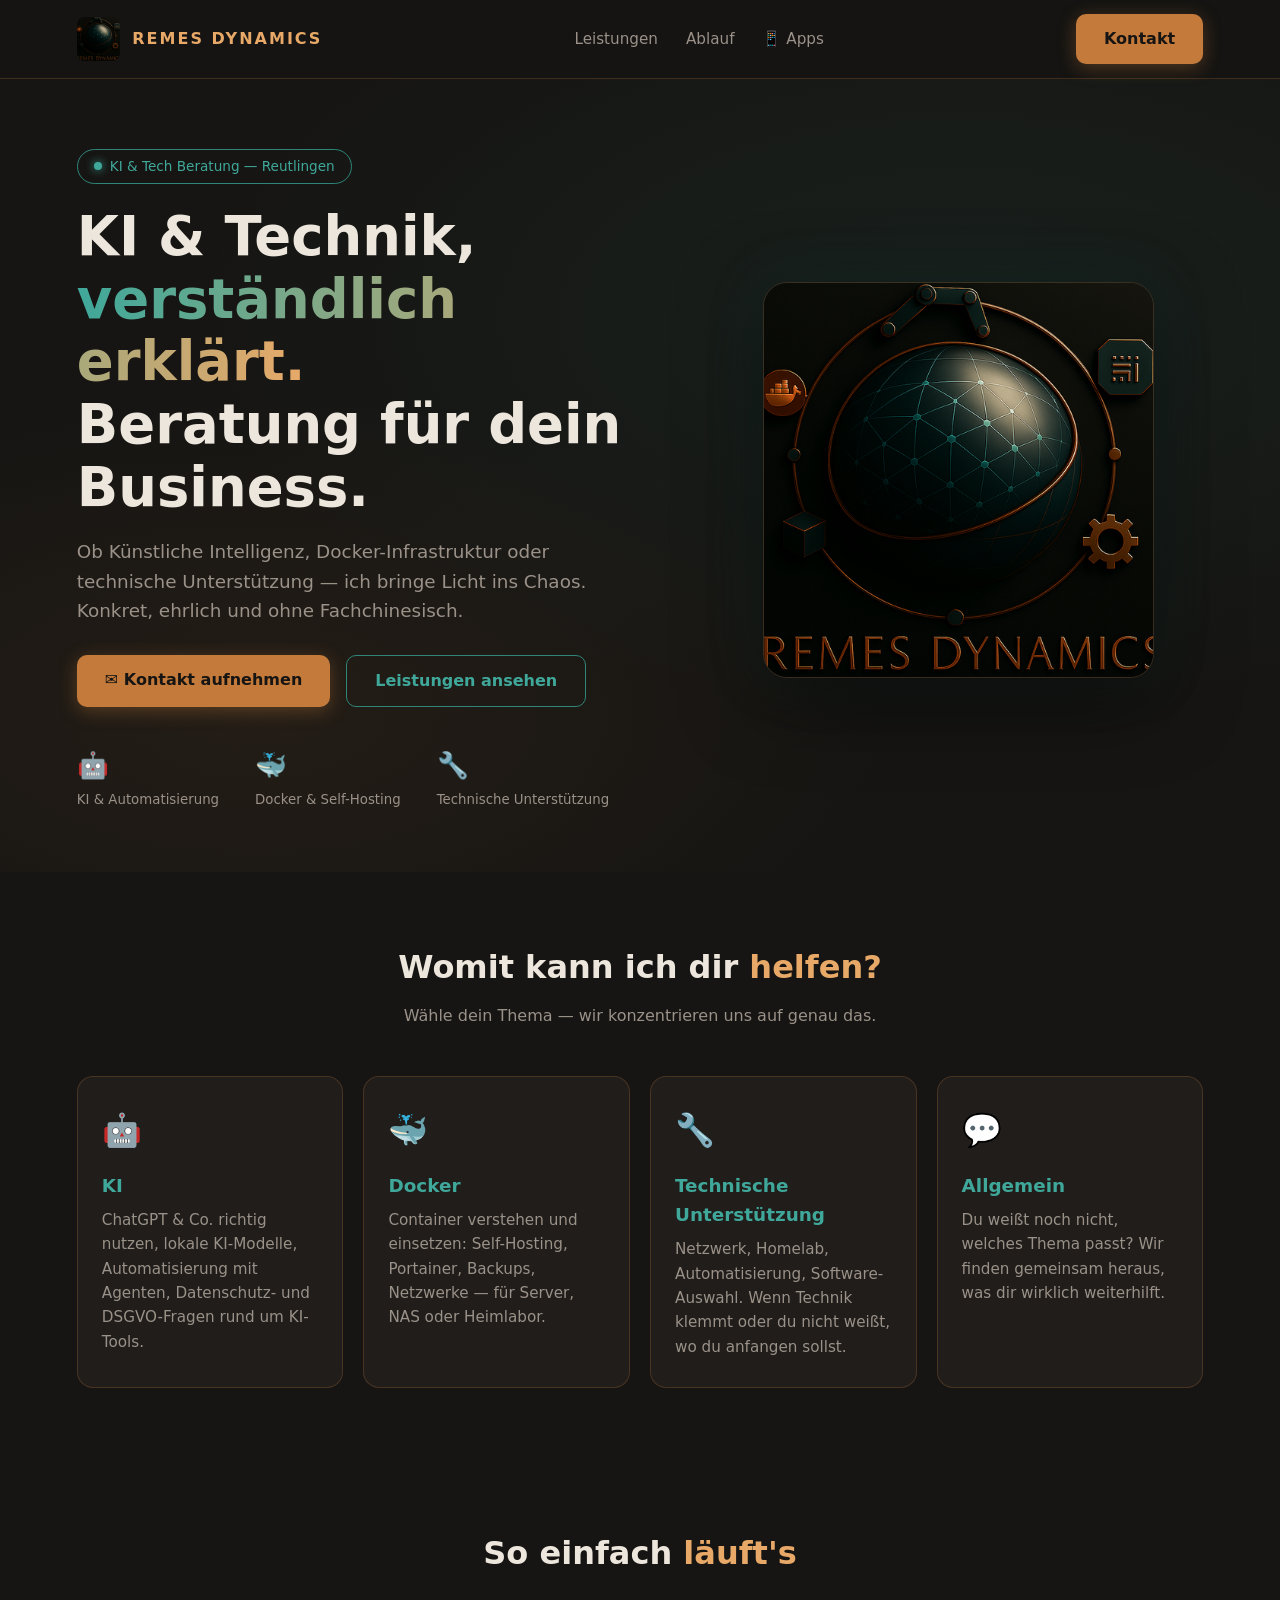
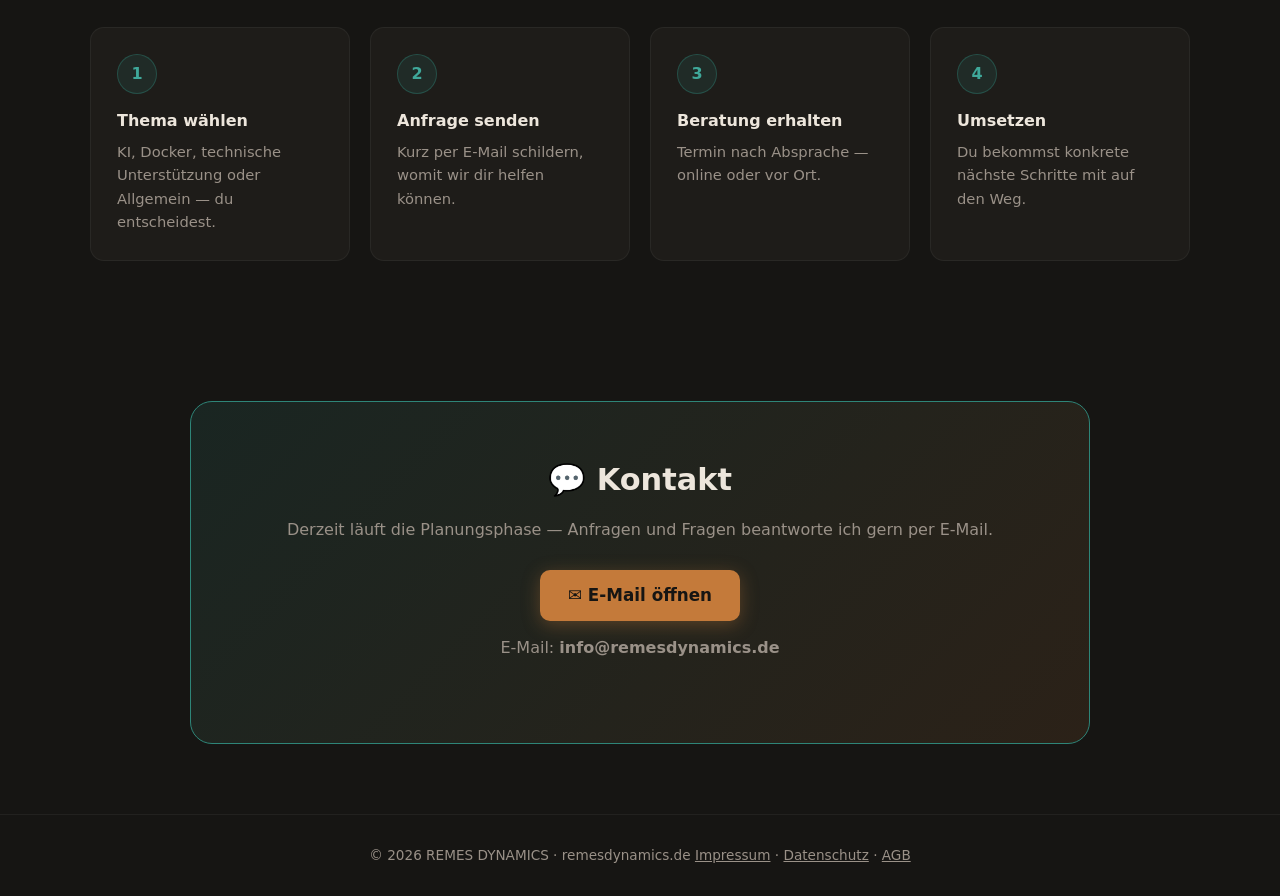
<file: index.html>
<!DOCTYPE html>
<html lang="de">
<head>
<meta charset="UTF-8">
<meta name="viewport" content="width=device-width, initial-scale=1.0">
<title>REMES DYNAMICS — KI &amp; Tech Beratung</title>
<link rel="icon" href="logo.png" type="image/png">
<style>
  :root {
    --bg: #161513;
    --bg2: #1e1c19;
    --card: #201d1a;
    --teal: #2E8578;
    --teal-bright: #3FA89A;
    --copper: #C47A3A;
    --copper-light: #E8A968;
    --text: #EDE6DC;
    --muted: #9A9188;
    --line: rgba(196,122,58,.25);
  }
  * { margin:0; padding:0; box-sizing:border-box; }
  body {
    font-family: 'Segoe UI', system-ui, sans-serif;
    background: var(--bg);
    color: var(--text);
    line-height: 1.6;
  }
  /* ---------- NAV ---------- */
  nav {
    position: sticky; top: 0; z-index: 100;
    display: flex; align-items: center; justify-content: space-between;
    padding: 14px 6vw;
    background: rgba(22,21,19,.85);
    backdrop-filter: blur(10px);
    border-bottom: 1px solid var(--line);
  }
  nav img { height: 44px; border-radius: 8px; }
  nav .brand { display:flex; align-items:center; gap:12px; }
  nav .brand span { font-weight:700; letter-spacing:2px; color:var(--copper-light); }
  nav .links { display:flex; gap:28px; font-size:.95rem; }
  nav .links a { color:var(--muted); text-decoration:none; transition:color .2s; }
  nav .links a:hover { color:var(--teal-bright); }
  .btn {
    display:inline-block; padding:12px 28px; border-radius:10px;
    font-weight:600; text-decoration:none; transition:all .25s;
  }
  .btn-copper { background:var(--copper); color:#161513; box-shadow:0 4px 18px rgba(196,122,58,.35); }
  .btn-copper:hover { background:var(--copper-light); transform:translateY(-2px); }
  .btn-ghost { border:1px solid var(--teal); color:var(--teal-bright); }
  .btn-ghost:hover { background:rgba(46,133,120,.12); }

  /* ---------- HERO ---------- */
  header {
    display:grid; grid-template-columns: 1.1fr .9fr; gap:40px; align-items:center;
    padding: 70px 6vw 60px;
    background:
      radial-gradient(ellipse 60% 50% at 75% 30%, rgba(46,133,120,.10), transparent),
      radial-gradient(ellipse 50% 40% at 20% 80%, rgba(196,122,58,.08), transparent),
      var(--bg);
  }
  .badge {
    display:inline-flex; align-items:center; gap:8px;
    padding:6px 16px; border-radius:99px; font-size:.85rem;
    border:1px solid var(--teal); color:var(--teal-bright);
    margin-bottom:22px;
  }
  .badge .dot { width:8px; height:8px; border-radius:50%; background:var(--teal-bright);
    box-shadow:0 0 10px var(--teal-bright); animation:pulse 2s infinite; }
  @keyframes pulse { 50% { opacity:.4; } }
  h1 { font-size: clamp(2.2rem, 4.5vw, 3.4rem); line-height:1.15; margin-bottom:18px; }
  h1 .grad {
    background: linear-gradient(90deg, var(--teal-bright), var(--copper-light));
    -webkit-background-clip:text; background-clip:text; color:transparent;
  }
  .lead { color:var(--muted); font-size:1.15rem; max-width:520px; margin-bottom:30px; }
  .hero-cta { display:flex; gap:16px; flex-wrap:wrap; }
  .hero-stats { display:flex; gap:36px; margin-top:38px; }
  .hero-stats b { font-size:1.6rem; color:var(--copper-light); display:block; }
  .hero-stats small { color:var(--muted); }
  .hero-logo {
    justify-self:center;
    width: min(420px, 80%); border-radius:24px;
    box-shadow: 0 20px 80px rgba(0,0,0,.6), 0 0 60px rgba(46,133,120,.15);
    border: 1px solid rgba(196,122,58,.2);
  }

  /* ---------- SERVICES ---------- */
  section { padding: 70px 6vw; }
  .sec-head { text-align:center; margin-bottom:48px; }
  .sec-head h2 { font-size:2rem; margin-bottom:10px; }
  .sec-head h2 em { color:var(--copper-light); font-style:normal; }
  .sec-head p { color:var(--muted); }
  .grid { display:grid; grid-template-columns:repeat(auto-fit,minmax(230px,1fr)); gap:20px; max-width:1240px; margin:0 auto; }
  .card {
    background:var(--card); border:1px solid var(--line); border-radius:16px;
    padding:28px 24px; transition:all .3s; position:relative; overflow:hidden;
  }
  .card:hover { transform:translateY(-6px); border-color:var(--teal);
    box-shadow:0 14px 40px rgba(0,0,0,.45), 0 0 30px rgba(46,133,120,.12); }
  .card .ico { font-size:2rem; margin-bottom:14px; }
  .card h3 { font-size:1.15rem; margin-bottom:8px; color:var(--teal-bright); }
  .card p { color:var(--muted); font-size:.95rem; }

  /* ---------- PRICING ---------- */
  .pricing { display:grid; grid-template-columns:repeat(auto-fit,minmax(300px,1fr)); gap:24px; max-width:900px; margin:0 auto; }
  .price-card {
    background:var(--card); border:1px solid var(--line); border-radius:18px;
    padding:36px 30px; text-align:center; position:relative;
  }
  .price-card.hot { border-color:var(--copper);
    background:linear-gradient(180deg, rgba(196,122,58,.08), var(--card)); }
  .price-card .tag {
    position:absolute; top:-13px; left:50%; transform:translateX(-50%);
    background:var(--copper); color:#161513; font-size:.78rem; font-weight:700;
    padding:4px 16px; border-radius:99px; letter-spacing:1px;
  }
  .price-card .amount { font-size:3rem; font-weight:800; color:var(--copper-light); }
  .price-card .amount small { font-size:1rem; color:var(--muted); font-weight:400; }
  .price-card .per { color:var(--muted); margin-bottom:20px; }
  .price-card ul { list-style:none; text-align:left; margin:0 0 26px; }
  .price-card li { padding:7px 0; color:var(--muted); border-bottom:1px dashed rgba(255,255,255,.06); }
  .price-card li::before { content:"✓ "; color:var(--teal-bright); font-weight:700; }

  /* ---------- HOW IT WORKS ---------- */
  .steps { display:grid; grid-template-columns:repeat(auto-fit,minmax(220px,1fr)); gap:20px; max-width:1100px; margin:0 auto; }
  .step { background:var(--bg2); border-radius:14px; padding:26px; border:1px solid rgba(255,255,255,.05); }
  .step .num {
    width:40px; height:40px; border-radius:50%; display:grid; place-items:center;
    background:rgba(46,133,120,.15); color:var(--teal-bright); font-weight:800; margin-bottom:14px;
    border:1px solid rgba(46,133,120,.4);
  }
  .step h4 { margin-bottom:6px; }
  .step p { color:var(--muted); font-size:.92rem; }

  /* ---------- BOOKING CTA ---------- */
  .cta {
    max-width:900px; margin:0 auto; text-align:center;
    background:linear-gradient(135deg, rgba(46,133,120,.15), rgba(196,122,58,.12));
    border:1px solid var(--teal); border-radius:22px; padding:54px 30px;
  }
  .cta h2 { font-size:1.9rem; margin-bottom:12px; }
  .cta p { color:var(--muted); margin-bottom:28px; }
  .footer-note { text-align:center; color:var(--muted); font-size:.85rem; padding:30px; border-top:1px solid rgba(255,255,255,.05); }

  @media (max-width: 820px) {
    header { grid-template-columns:1fr; text-align:center; }
    .hero-cta, .hero-stats { justify-content:center; }
    nav .links { display:none; }
  }
</style>
<link rel="stylesheet" href="style.css">
</head>
<body>

<nav>
  <div class="brand">
    <img src="logo.png" alt="REMES DYNAMICS Logo">
    <span>REMES DYNAMICS</span>
  </div>
  <div class="links" id="navlinks">
    <a href="#leistungen">Leistungen</a>
    <a href="#ablauf">Ablauf</a>
    <a href="apps.html">📱 Apps</a>
  </div>
  <button class="burger" id="burger" aria-label="Menü öffnen">
    <span></span><span></span><span></span>
  </button>
  <a class="btn btn-copper" href="#kontakt">Kontakt</a>
</nav>

<header>
  <div>
    <div class="badge"><span class="dot"></span> KI & Tech Beratung — Reutlingen</div>
    <h1>KI &amp; Technik, <span class="grad">verständlich erklärt.</span><br>Beratung für dein Business.</h1>
    <p class="lead">Ob Künstliche Intelligenz, Docker-Infrastruktur oder technische Unterstützung —
      ich bringe Licht ins Chaos. Konkret, ehrlich und ohne Fachchinesisch.</p>
    <div class="hero-cta">
      <a class="btn btn-copper" href="#kontakt">✉️ Kontakt aufnehmen</a>
      <a class="btn btn-ghost" href="#leistungen">Leistungen ansehen</a>
    </div>
    <div class="hero-stats">
      <div><b>🤖</b><small>KI & Automatisierung</small></div>
      <div><b>🐳</b><small>Docker & Self-Hosting</small></div>
      <div><b>🔧</b><small>Technische Unterstützung</small></div>
    </div>
  </div>
  <img class="hero-logo" src="logo.png" alt="REMES DYNAMICS">
</header>

<section id="leistungen">
  <div class="sec-head">
    <h2>Womit kann ich dir <em>helfen?</em></h2>
    <p>Wähle dein Thema — wir konzentrieren uns auf genau das.</p>
  </div>
  <div class="grid">
    <div class="card"><div class="ico">🤖</div><h3>KI</h3>
      <p>ChatGPT &amp; Co. richtig nutzen, lokale KI-Modelle, Automatisierung mit Agenten, Datenschutz- und DSGVO-Fragen rund um KI-Tools.</p></div>
    <div class="card"><div class="ico">🐳</div><h3>Docker</h3>
      <p>Container verstehen und einsetzen: Self-Hosting, Portainer, Backups, Netzwerke — für Server, NAS oder Heimlabor.</p></div>
    <div class="card"><div class="ico">🔧</div><h3>Technische Unterstützung</h3>
      <p>Netzwerk, Homelab, Automatisierung, Software-Auswahl. Wenn Technik klemmt oder du nicht weißt, wo du anfangen sollst.</p></div>
    <div class="card"><div class="ico">💬</div><h3>Allgemein</h3>
      <p>Du weißt noch nicht, welches Thema passt? Wir finden gemeinsam heraus, was dir wirklich weiterhilft.</p></div>
  </div>
</section>


<section id="ablauf">
  <div class="sec-head">
    <h2>So einfach <em>läuft's</em></h2>
  </div>
  <div class="steps">
    <div class="step"><div class="num">1</div><h4>Thema wählen</h4><p>KI, Docker, technische Unterstützung oder Allgemein — du entscheidest.</p></div>
    <div class="step"><div class="num">2</div><h4>Anfrage senden</h4><p>Kurz per E-Mail schildern, womit wir dir helfen können.</p></div>
    <div class="step"><div class="num">3</div><h4>Beratung erhalten</h4><p>Termin nach Absprache — online oder vor Ort.</p></div>
    <div class="step"><div class="num">4</div><h4>Umsetzen</h4><p>Du bekommst konkrete nächste Schritte mit auf den Weg.</p></div>
  </div>
</section>

<section id="kontakt">
  <div class="cta">
    <h2>💬 Kontakt</h2>
    <p>Derzeit läuft die Planungsphase — Anfragen und Fragen beantworte ich gern per E-Mail.</p>
    <a class="btn btn-copper" href="mailto:info@remesdynamics.de" style="font-size:1.05rem;">✉️ E-Mail öffnen</a>
    <p style="margin-top:14px;">E-Mail: <strong style="color:var(--copper-l); user-select:all;">info@remesdynamics.de</strong></p>
  </div>
</section>

<div class="footer-note">
  <span>© 2026 REMES DYNAMICS · remesdynamics.de</span>
<span><a href="impressum.html" style="color:var(--muted)">Impressum</a> ·
<a href="datenschutz.html" style="color:var(--muted)">Datenschutz</a> ·
<a href="agb.html" style="color:var(--muted)">AGB</a></span>
</div>

<script>
const burger = document.getElementById('burger');
const links = document.getElementById('navlinks');
burger.addEventListener('click', () => {
  burger.classList.toggle('open');
  links.classList.toggle('open');
});
links.querySelectorAll('a').forEach(a => a.addEventListener('click', () => {
  burger.classList.remove('open'); links.classList.remove('open');
}));
</script>
</body>
</html>
</file>
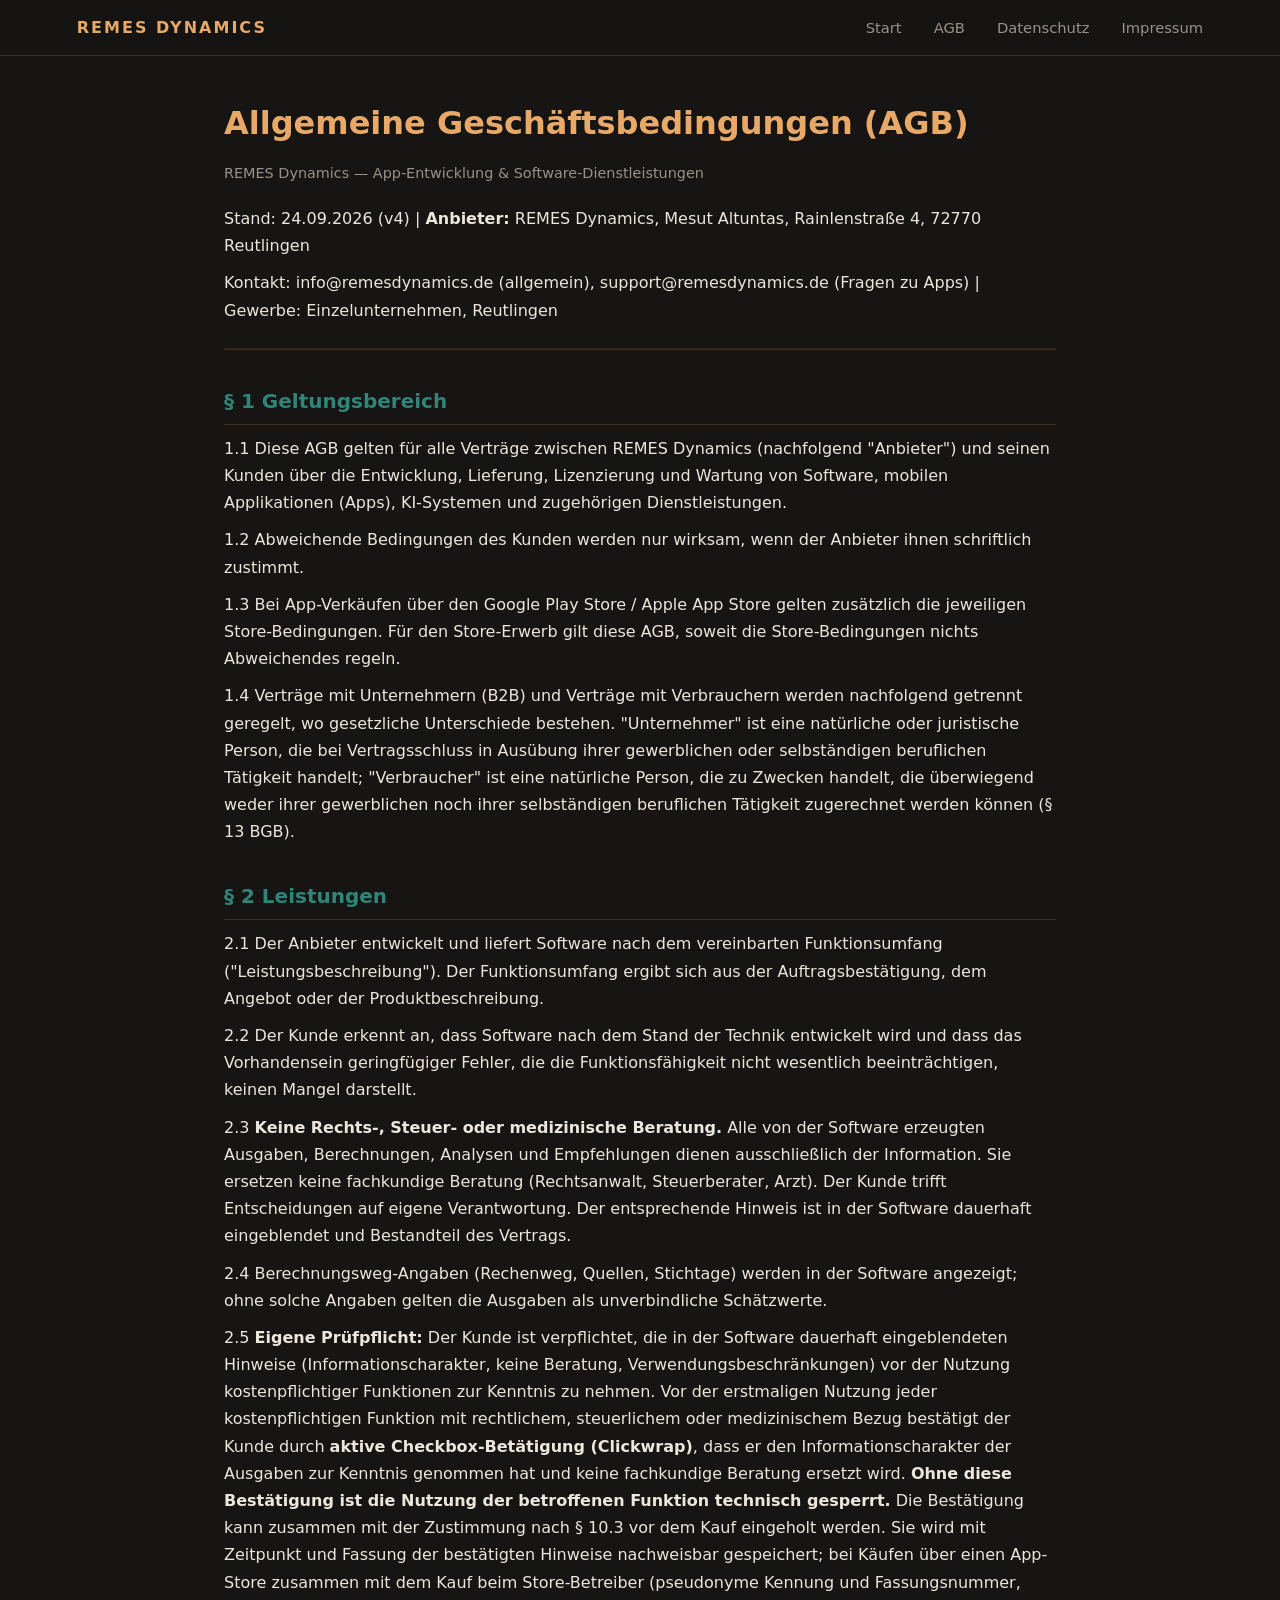
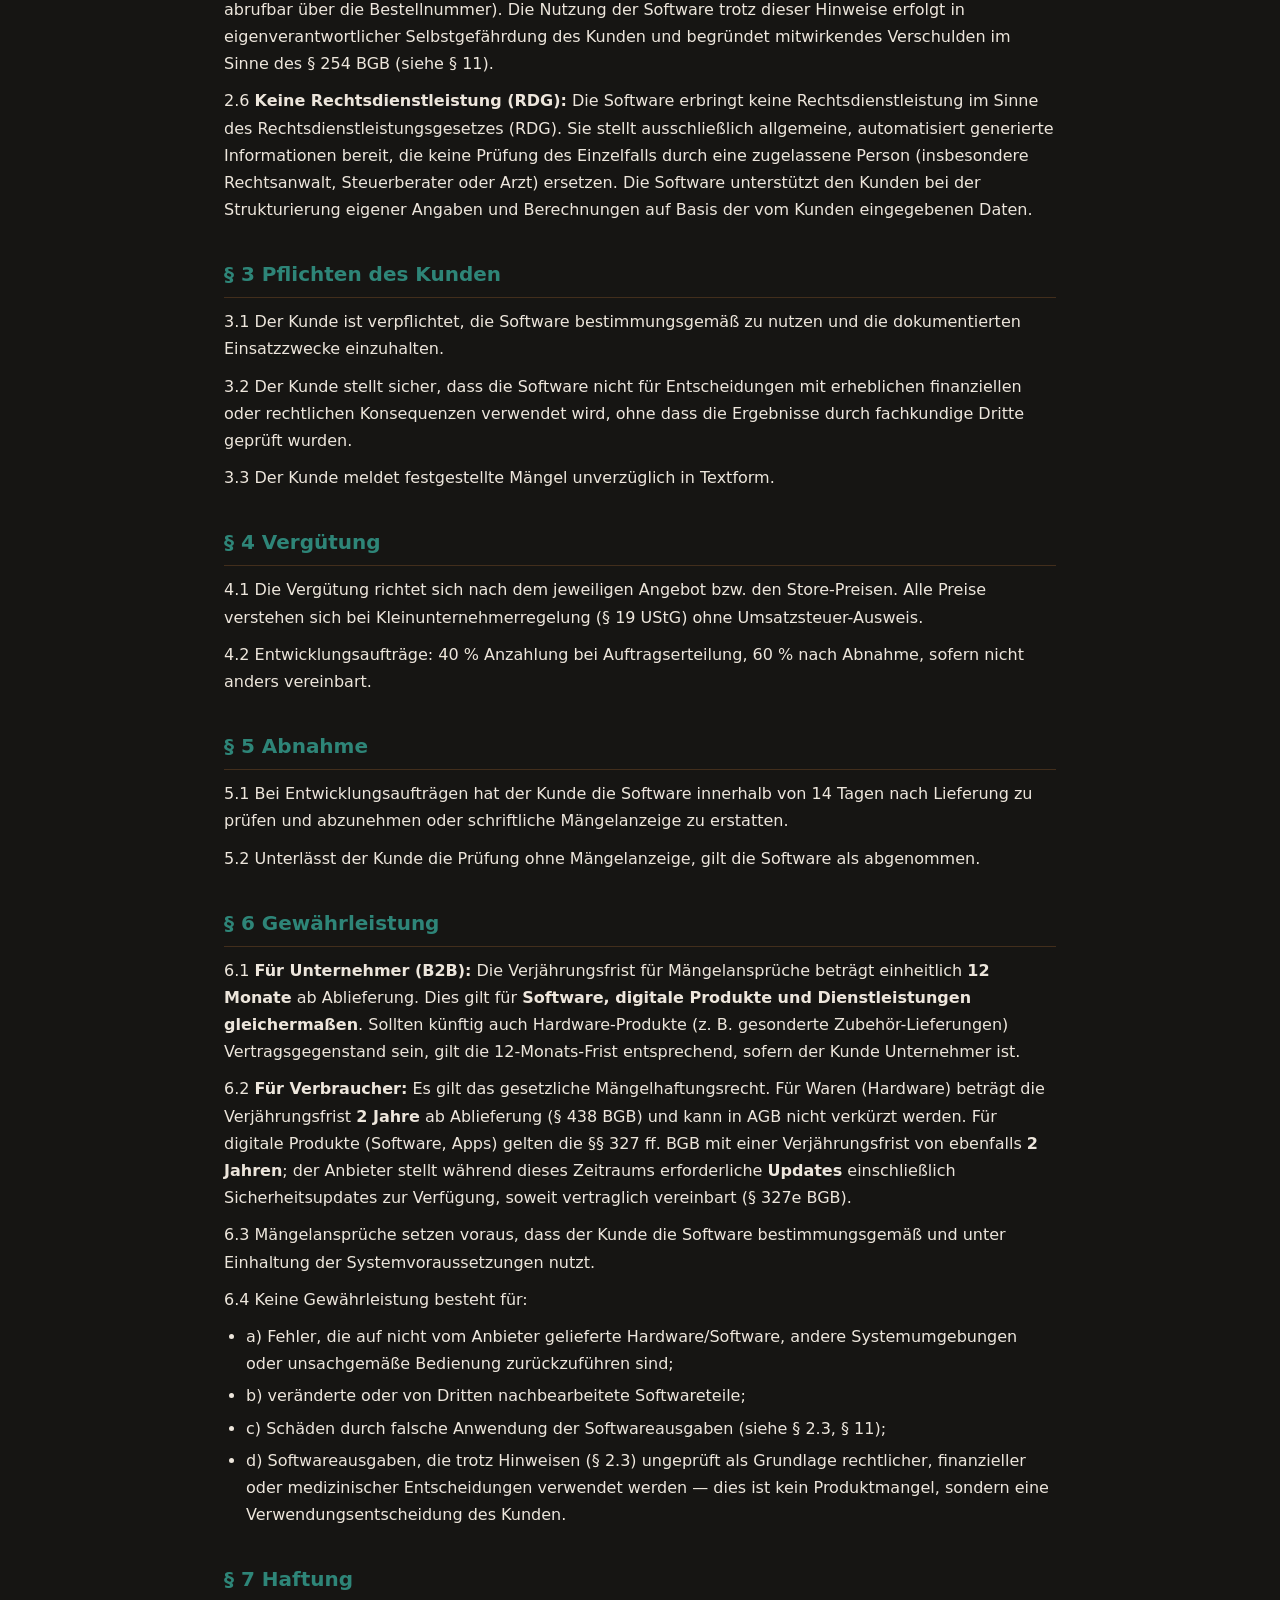
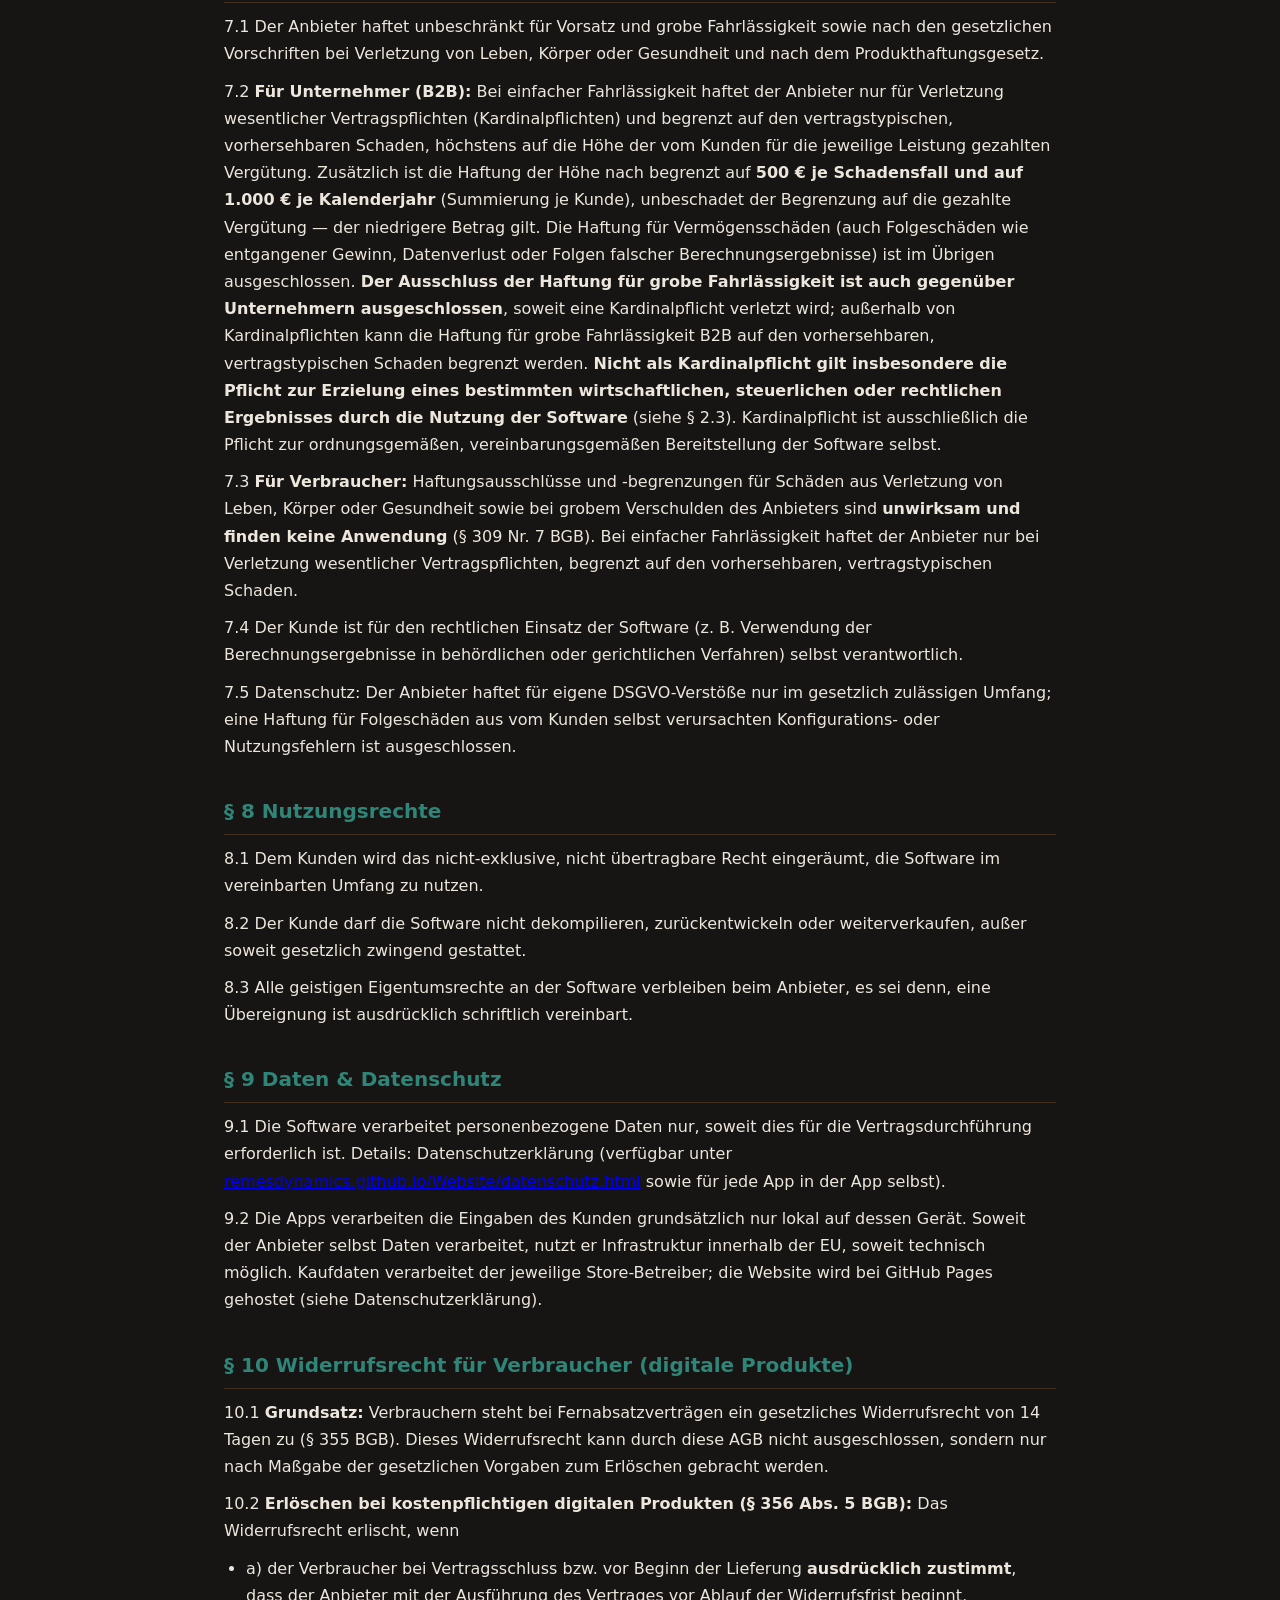
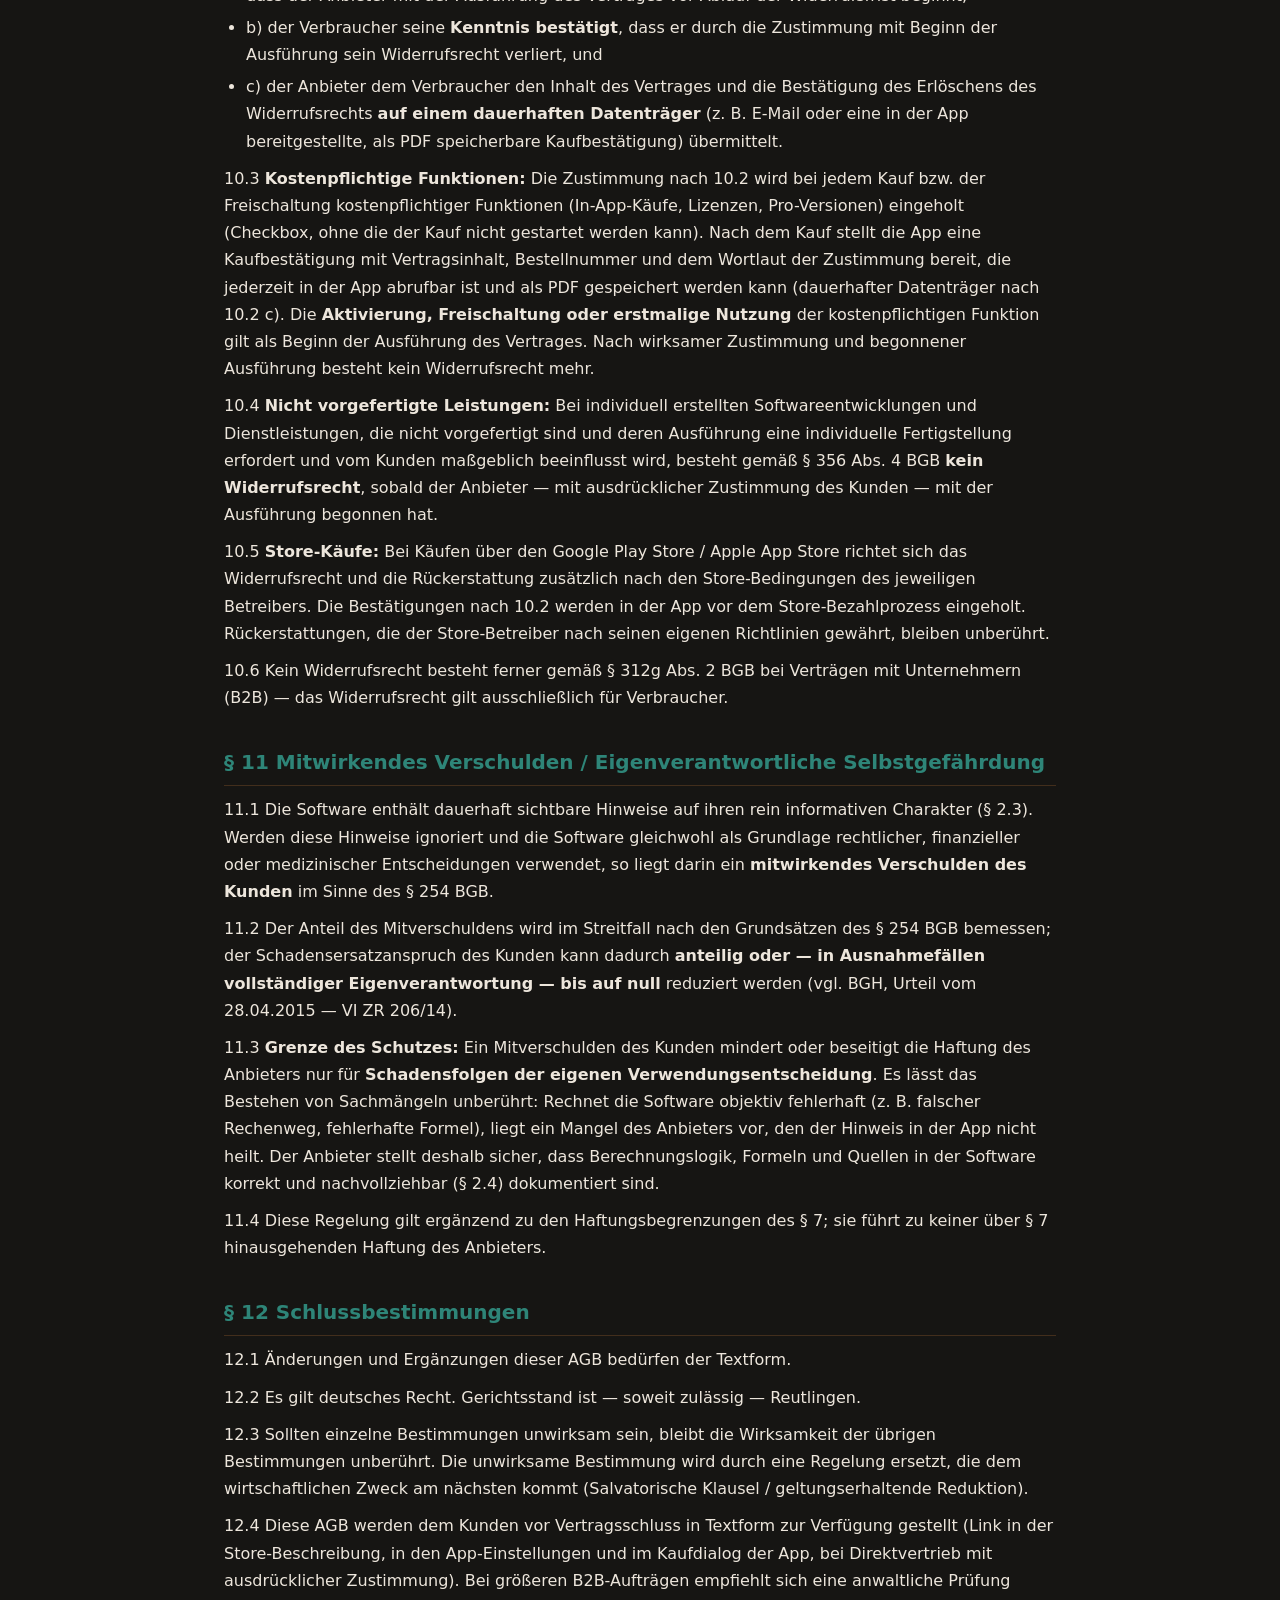
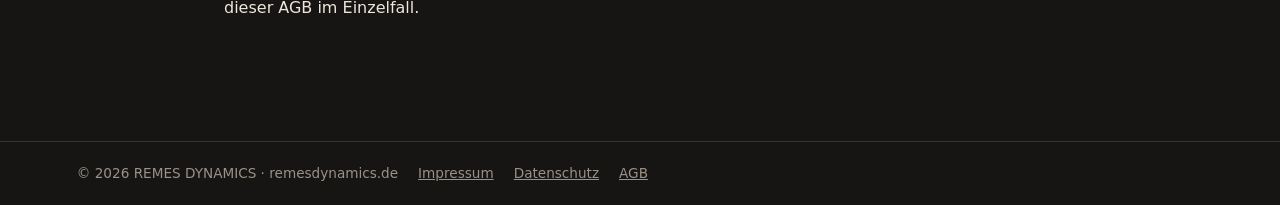
<file: agb.html>
<!DOCTYPE html>
<html lang="de">
<head>
<meta charset="UTF-8">
<meta name="viewport" content="width=device-width, initial-scale=1.0">
<title>AGB — REMES DYNAMICS</title>
<link rel="icon" href="logo.png" type="image/png">
<style>
:root{--bg:#161513;--card:#201d1a;--teal:#2E8578;--copper:#C47A3A;--copper-l:#E8A968;
--text:#EDE6DC;--muted:#9A9188;--line:rgba(196,122,58,.25)}
*{margin:0;padding:0;box-sizing:border-box}
body{font-family:'Segoe UI',system-ui,sans-serif;background:var(--bg);color:var(--text);line-height:1.7}
nav{position:sticky;top:0;z-index:10;display:flex;align-items:center;gap:16px;padding:14px 6vw;
background:rgba(22,21,19,.9);border-bottom:1px solid var(--line)}
nav img{height:40px;border-radius:8px}
nav .brand{font-weight:700;letter-spacing:2px;color:var(--copper-l);margin-right:auto}
nav a{color:var(--muted);text-decoration:none;font-size:.92rem;margin-left:16px}
nav a:hover{color:#3FA89A}
main{max-width:880px;margin:40px auto;padding:0 24px 60px}
h1{font-size:2rem;color:var(--copper-l);margin:20px 0 6px}
h2{font-size:1.25rem;color:var(--teal);margin:34px 0 10px;border-bottom:1px solid var(--line);padding-bottom:6px}
h3{color:var(--copper-l);margin:22px 0 8px}
p{margin:10px 0;color:var(--text)}
.meta{color:var(--muted);font-size:.9rem;margin-bottom:20px}
table{width:100%;border-collapse:collapse;margin:14px 0}
td,th{border:1px solid var(--line);padding:10px 14px;text-align:left;font-size:.95rem;vertical-align:top}
th{background:var(--card);color:var(--copper-l)}
td.k{color:var(--muted);white-space:nowrap}
ul{margin:8px 0 8px 22px}
li{margin:5px 0}
footer{border-top:1px solid var(--line);margin-top:50px;padding:20px 6vw;color:var(--muted);font-size:.85rem;display:flex;gap:20px;flex-wrap:wrap}
footer a{color:var(--muted)}
</style>
</head>
<body>
<nav>
  <div class="brand">REMES DYNAMICS</div>
  <a href="index.html">Start</a><a href="agb.html">AGB</a><a href="datenschutz.html">Datenschutz</a><a href="impressum.html">Impressum</a>
</nav>
<main>
<h1>Allgemeine Geschäftsbedingungen (AGB)</h1>
<p class="meta">REMES Dynamics — App-Entwicklung & Software-Dienstleistungen</p>
<p>Stand: 24.09.2026 (v4) | <strong>Anbieter:</strong> REMES Dynamics, Mesut Altuntas, Rainlenstraße 4, 72770 Reutlingen</p>
<p>Kontakt: info@remesdynamics.de (allgemein), support@remesdynamics.de (Fragen zu Apps) | Gewerbe: Einzelunternehmen, Reutlingen</p>
<hr style="border-color:var(--line);margin:24px 0">
<h2>§ 1 Geltungsbereich</h2>
<p>1.1 Diese AGB gelten für alle Verträge zwischen REMES Dynamics (nachfolgend &quot;Anbieter&quot;) und seinen Kunden über die Entwicklung, Lieferung, Lizenzierung und Wartung von Software, mobilen Applikationen (Apps), KI-Systemen und zugehörigen Dienstleistungen.</p>
<p>1.2 Abweichende Bedingungen des Kunden werden nur wirksam, wenn der Anbieter ihnen schriftlich zustimmt.</p>
<p>1.3 Bei App-Verkäufen über den Google Play Store / Apple App Store gelten zusätzlich die jeweiligen Store-Bedingungen. Für den Store-Erwerb gilt diese AGB, soweit die Store-Bedingungen nichts Abweichendes regeln.</p>
<p>1.4 Verträge mit Unternehmern (B2B) und Verträge mit Verbrauchern werden nachfolgend getrennt geregelt, wo gesetzliche Unterschiede bestehen. &quot;Unternehmer&quot; ist eine natürliche oder juristische Person, die bei Vertragsschluss in Ausübung ihrer gewerblichen oder selbständigen beruflichen Tätigkeit handelt; &quot;Verbraucher&quot; ist eine natürliche Person, die zu Zwecken handelt, die überwiegend weder ihrer gewerblichen noch ihrer selbständigen beruflichen Tätigkeit zugerechnet werden können (§ 13 BGB).</p>
<h2>§ 2 Leistungen</h2>
<p>2.1 Der Anbieter entwickelt und liefert Software nach dem vereinbarten Funktionsumfang (&quot;Leistungsbeschreibung&quot;). Der Funktionsumfang ergibt sich aus der Auftragsbestätigung, dem Angebot oder der Produktbeschreibung.</p>
<p>2.2 Der Kunde erkennt an, dass Software nach dem Stand der Technik entwickelt wird und dass das Vorhandensein geringfügiger Fehler, die die Funktionsfähigkeit nicht wesentlich beeinträchtigen, keinen Mangel darstellt.</p>
<p>2.3 <strong>Keine Rechts-, Steuer- oder medizinische Beratung.</strong> Alle von der Software erzeugten Ausgaben, Berechnungen, Analysen und Empfehlungen dienen ausschließlich der Information. Sie ersetzen keine fachkundige Beratung (Rechtsanwalt, Steuerberater, Arzt). Der Kunde trifft Entscheidungen auf eigene Verantwortung. Der entsprechende Hinweis ist in der Software dauerhaft eingeblendet und Bestandteil des Vertrags.</p>
<p>2.4 Berechnungsweg-Angaben (Rechenweg, Quellen, Stichtage) werden in der Software angezeigt; ohne solche Angaben gelten die Ausgaben als unverbindliche Schätzwerte.</p>
<p>2.5 <strong>Eigene Prüfpflicht:</strong> Der Kunde ist verpflichtet, die in der Software dauerhaft eingeblendeten Hinweise (Informationscharakter, keine Beratung, Verwendungsbeschränkungen) vor der Nutzung kostenpflichtiger Funktionen zur Kenntnis zu nehmen. Vor der erstmaligen Nutzung jeder kostenpflichtigen Funktion mit rechtlichem, steuerlichem oder medizinischem Bezug bestätigt der Kunde durch <strong>aktive Checkbox-Betätigung (Clickwrap)</strong>, dass er den Informationscharakter der Ausgaben zur Kenntnis genommen hat und keine fachkundige Beratung ersetzt wird. <strong>Ohne diese Bestätigung ist die Nutzung der betroffenen Funktion technisch gesperrt.</strong> Die Bestätigung kann zusammen mit der Zustimmung nach § 10.3 vor dem Kauf eingeholt werden. Sie wird mit Zeitpunkt und Fassung der bestätigten Hinweise nachweisbar gespeichert; bei Käufen über einen App-Store zusammen mit dem Kauf beim Store-Betreiber (pseudonyme Kennung und Fassungsnummer, abrufbar über die Bestellnummer). Die Nutzung der Software trotz dieser Hinweise erfolgt in eigenverantwortlicher Selbstgefährdung des Kunden und begründet mitwirkendes Verschulden im Sinne des § 254 BGB (siehe § 11).</p>
<p>2.6 <strong>Keine Rechtsdienstleistung (RDG):</strong> Die Software erbringt keine Rechtsdienstleistung im Sinne des Rechtsdienstleistungsgesetzes (RDG). Sie stellt ausschließlich allgemeine, automatisiert generierte Informationen bereit, die keine Prüfung des Einzelfalls durch eine zugelassene Person (insbesondere Rechtsanwalt, Steuerberater oder Arzt) ersetzen. Die Software unterstützt den Kunden bei der Strukturierung eigener Angaben und Berechnungen auf Basis der vom Kunden eingegebenen Daten.</p>
<h2>§ 3 Pflichten des Kunden</h2>
<p>3.1 Der Kunde ist verpflichtet, die Software bestimmungsgemäß zu nutzen und die dokumentierten Einsatzzwecke einzuhalten.</p>
<p>3.2 Der Kunde stellt sicher, dass die Software nicht für Entscheidungen mit erheblichen finanziellen oder rechtlichen Konsequenzen verwendet wird, ohne dass die Ergebnisse durch fachkundige Dritte geprüft wurden.</p>
<p>3.3 Der Kunde meldet festgestellte Mängel unverzüglich in Textform.</p>
<h2>§ 4 Vergütung</h2>
<p>4.1 Die Vergütung richtet sich nach dem jeweiligen Angebot bzw. den Store-Preisen. Alle Preise verstehen sich bei Kleinunternehmerregelung (§ 19 UStG) ohne Umsatzsteuer-Ausweis.</p>
<p>4.2 Entwicklungsaufträge: 40 % Anzahlung bei Auftragserteilung, 60 % nach Abnahme, sofern nicht anders vereinbart.</p>
<h2>§ 5 Abnahme</h2>
<p>5.1 Bei Entwicklungsaufträgen hat der Kunde die Software innerhalb von 14 Tagen nach Lieferung zu prüfen und abzunehmen oder schriftliche Mängelanzeige zu erstatten.</p>
<p>5.2 Unterlässt der Kunde die Prüfung ohne Mängelanzeige, gilt die Software als abgenommen.</p>
<h2>§ 6 Gewährleistung</h2>
<p>6.1 <strong>Für Unternehmer (B2B):</strong> Die Verjährungsfrist für Mängelansprüche beträgt einheitlich <strong>12 Monate</strong> ab Ablieferung. Dies gilt für <strong>Software, digitale Produkte und Dienstleistungen gleichermaßen</strong>. Sollten künftig auch Hardware-Produkte (z. B. gesonderte Zubehör-Lieferungen) Vertragsgegenstand sein, gilt die 12-Monats-Frist entsprechend, sofern der Kunde Unternehmer ist.</p>
<p>6.2 <strong>Für Verbraucher:</strong> Es gilt das gesetzliche Mängelhaftungsrecht. Für Waren (Hardware) beträgt die Verjährungsfrist <strong>2 Jahre</strong> ab Ablieferung (§ 438 BGB) und kann in AGB nicht verkürzt werden. Für digitale Produkte (Software, Apps) gelten die §§ 327 ff. BGB mit einer Verjährungsfrist von ebenfalls <strong>2 Jahren</strong>; der Anbieter stellt während dieses Zeitraums erforderliche <strong>Updates</strong> einschließlich Sicherheitsupdates zur Verfügung, soweit vertraglich vereinbart (§ 327e BGB).</p>
<p>6.3 Mängelansprüche setzen voraus, dass der Kunde die Software bestimmungsgemäß und unter Einhaltung der Systemvoraussetzungen nutzt.</p>
<p>6.4 Keine Gewährleistung besteht für:</p>
<ul>
<li>a) Fehler, die auf nicht vom Anbieter gelieferte Hardware/Software, andere Systemumgebungen oder unsachgemäße Bedienung zurückzuführen sind;</li>
<li>b) veränderte oder von Dritten nachbearbeitete Softwareteile;</li>
<li>c) Schäden durch falsche Anwendung der Softwareausgaben (siehe § 2.3, § 11);</li>
<li>d) Softwareausgaben, die trotz Hinweisen (§ 2.3) ungeprüft als Grundlage rechtlicher, finanzieller oder medizinischer Entscheidungen verwendet werden — dies ist kein Produktmangel, sondern eine Verwendungsentscheidung des Kunden.</li>
</ul>
<h2>§ 7 Haftung</h2>
<p>7.1 Der Anbieter haftet unbeschränkt für Vorsatz und grobe Fahrlässigkeit sowie nach den gesetzlichen Vorschriften bei Verletzung von Leben, Körper oder Gesundheit und nach dem Produkthaftungsgesetz.</p>
<p>7.2 <strong>Für Unternehmer (B2B):</strong> Bei einfacher Fahrlässigkeit haftet der Anbieter nur für Verletzung wesentlicher Vertragspflichten (Kardinalpflichten) und begrenzt auf den vertragstypischen, vorhersehbaren Schaden, höchstens auf die Höhe der vom Kunden für die jeweilige Leistung gezahlten Vergütung. Zusätzlich ist die Haftung der Höhe nach begrenzt auf <strong>500 € je Schadensfall und auf 1.000 € je Kalenderjahr</strong> (Summierung je Kunde), unbeschadet der Begrenzung auf die gezahlte Vergütung — der niedrigere Betrag gilt. Die Haftung für Vermögensschäden (auch Folgeschäden wie entgangener Gewinn, Datenverlust oder Folgen falscher Berechnungsergebnisse) ist im Übrigen ausgeschlossen. <strong>Der Ausschluss der Haftung für grobe Fahrlässigkeit ist auch gegenüber Unternehmern ausgeschlossen</strong>, soweit eine Kardinalpflicht verletzt wird; außerhalb von Kardinalpflichten kann die Haftung für grobe Fahrlässigkeit B2B auf den vorhersehbaren, vertragstypischen Schaden begrenzt werden. <strong>Nicht als Kardinalpflicht gilt insbesondere die Pflicht zur Erzielung eines bestimmten wirtschaftlichen, steuerlichen oder rechtlichen Ergebnisses durch die Nutzung der Software</strong> (siehe § 2.3). Kardinalpflicht ist ausschließlich die Pflicht zur ordnungsgemäßen, vereinbarungsgemäßen Bereitstellung der Software selbst.</p>
<p>7.3 <strong>Für Verbraucher:</strong> Haftungsausschlüsse und -begrenzungen für Schäden aus Verletzung von Leben, Körper oder Gesundheit sowie bei grobem Verschulden des Anbieters sind <strong>unwirksam und finden keine Anwendung</strong> (§ 309 Nr. 7 BGB). Bei einfacher Fahrlässigkeit haftet der Anbieter nur bei Verletzung wesentlicher Vertragspflichten, begrenzt auf den vorhersehbaren, vertragstypischen Schaden.</p>
<p>7.4 Der Kunde ist für den rechtlichen Einsatz der Software (z. B. Verwendung der Berechnungsergebnisse in behördlichen oder gerichtlichen Verfahren) selbst verantwortlich.</p>
<p>7.5 Datenschutz: Der Anbieter haftet für eigene DSGVO-Verstöße nur im gesetzlich zulässigen Umfang; eine Haftung für Folgeschäden aus vom Kunden selbst verursachten Konfigurations- oder Nutzungsfehlern ist ausgeschlossen.</p>
<h2>§ 8 Nutzungsrechte</h2>
<p>8.1 Dem Kunden wird das nicht-exklusive, nicht übertragbare Recht eingeräumt, die Software im vereinbarten Umfang zu nutzen.</p>
<p>8.2 Der Kunde darf die Software nicht dekompilieren, zurückentwickeln oder weiterverkaufen, außer soweit gesetzlich zwingend gestattet.</p>
<p>8.3 Alle geistigen Eigentumsrechte an der Software verbleiben beim Anbieter, es sei denn, eine Übereignung ist ausdrücklich schriftlich vereinbart.</p>
<h2>§ 9 Daten &amp; Datenschutz</h2>
<p>9.1 Die Software verarbeitet personenbezogene Daten nur, soweit dies für die Vertragsdurchführung erforderlich ist. Details: Datenschutzerklärung (verfügbar unter <a href="datenschutz.html">remesdynamics.github.io/Website/datenschutz.html</a> sowie für jede App in der App selbst).</p>
<p>9.2 Die Apps verarbeiten die Eingaben des Kunden grundsätzlich nur lokal auf dessen Gerät. Soweit der Anbieter selbst Daten verarbeitet, nutzt er Infrastruktur innerhalb der EU, soweit technisch möglich. Kaufdaten verarbeitet der jeweilige Store-Betreiber; die Website wird bei GitHub Pages gehostet (siehe Datenschutzerklärung).</p>
<h2 id="widerruf">§ 10 Widerrufsrecht für Verbraucher (digitale Produkte)</h2>
<p>10.1 <strong>Grundsatz:</strong> Verbrauchern steht bei Fernabsatzverträgen ein gesetzliches Widerrufsrecht von 14 Tagen zu (§ 355 BGB). Dieses Widerrufsrecht kann durch diese AGB nicht ausgeschlossen, sondern nur nach Maßgabe der gesetzlichen Vorgaben zum Erlöschen gebracht werden.</p>
<p>10.2 <strong>Erlöschen bei kostenpflichtigen digitalen Produkten (§ 356 Abs. 5 BGB):</strong> Das Widerrufsrecht erlischt, wenn</p>
<ul>
<li>a) der Verbraucher bei Vertragsschluss bzw. vor Beginn der Lieferung <strong>ausdrücklich zustimmt</strong>, dass der Anbieter mit der Ausführung des Vertrages vor Ablauf der Widerrufsfrist beginnt,</li>
<li>b) der Verbraucher seine <strong>Kenntnis bestätigt</strong>, dass er durch die Zustimmung mit Beginn der Ausführung sein Widerrufsrecht verliert, und</li>
<li>c) der Anbieter dem Verbraucher den Inhalt des Vertrages und die Bestätigung des Erlöschens des Widerrufsrechts <strong>auf einem dauerhaften Datenträger</strong> (z. B. E-Mail oder eine in der App bereitgestellte, als PDF speicherbare Kaufbestätigung) übermittelt.</li>
</ul>
<p>10.3 <strong>Kostenpflichtige Funktionen:</strong> Die Zustimmung nach 10.2 wird bei jedem Kauf bzw. der Freischaltung kostenpflichtiger Funktionen (In-App-Käufe, Lizenzen, Pro-Versionen) eingeholt (Checkbox, ohne die der Kauf nicht gestartet werden kann). Nach dem Kauf stellt die App eine Kaufbestätigung mit Vertragsinhalt, Bestellnummer und dem Wortlaut der Zustimmung bereit, die jederzeit in der App abrufbar ist und als PDF gespeichert werden kann (dauerhafter Datenträger nach 10.2 c). Die <strong>Aktivierung, Freischaltung oder erstmalige Nutzung</strong> der kostenpflichtigen Funktion gilt als Beginn der Ausführung des Vertrages. Nach wirksamer Zustimmung und begonnener Ausführung besteht kein Widerrufsrecht mehr.</p>
<p>10.4 <strong>Nicht vorgefertigte Leistungen:</strong> Bei individuell erstellten Softwareentwicklungen und Dienstleistungen, die nicht vorgefertigt sind und deren Ausführung eine individuelle Fertigstellung erfordert und vom Kunden maßgeblich beeinflusst wird, besteht gemäß § 356 Abs. 4 BGB <strong>kein Widerrufsrecht</strong>, sobald der Anbieter — mit ausdrücklicher Zustimmung des Kunden — mit der Ausführung begonnen hat.</p>
<p>10.5 <strong>Store-Käufe:</strong> Bei Käufen über den Google Play Store / Apple App Store richtet sich das Widerrufsrecht und die Rückerstattung zusätzlich nach den Store-Bedingungen des jeweiligen Betreibers. Die Bestätigungen nach 10.2 werden in der App vor dem Store-Bezahlprozess eingeholt. Rückerstattungen, die der Store-Betreiber nach seinen eigenen Richtlinien gewährt, bleiben unberührt.</p>
<p>10.6 Kein Widerrufsrecht besteht ferner gemäß § 312g Abs. 2 BGB bei Verträgen mit Unternehmern (B2B) — das Widerrufsrecht gilt ausschließlich für Verbraucher.</p>
<h2>§ 11 Mitwirkendes Verschulden / Eigenverantwortliche Selbstgefährdung</h2>
<p>11.1 Die Software enthält dauerhaft sichtbare Hinweise auf ihren rein informativen Charakter (§ 2.3). Werden diese Hinweise ignoriert und die Software gleichwohl als Grundlage rechtlicher, finanzieller oder medizinischer Entscheidungen verwendet, so liegt darin ein <strong>mitwirkendes Verschulden des Kunden</strong> im Sinne des § 254 BGB.</p>
<p>11.2 Der Anteil des Mitverschuldens wird im Streitfall nach den Grundsätzen des § 254 BGB bemessen; der Schadensersatzanspruch des Kunden kann dadurch <strong>anteilig oder — in Ausnahmefällen vollständiger Eigenverantwortung — bis auf null</strong> reduziert werden (vgl. BGH, Urteil vom 28.04.2015 — VI ZR 206/14).</p>
<p>11.3 <strong>Grenze des Schutzes:</strong> Ein Mitverschulden des Kunden mindert oder beseitigt die Haftung des Anbieters nur für <strong>Schadensfolgen der eigenen Verwendungsentscheidung</strong>. Es lässt das Bestehen von Sachmängeln unberührt: Rechnet die Software objektiv fehlerhaft (z. B. falscher Rechenweg, fehlerhafte Formel), liegt ein Mangel des Anbieters vor, den der Hinweis in der App nicht heilt. Der Anbieter stellt deshalb sicher, dass Berechnungslogik, Formeln und Quellen in der Software korrekt und nachvollziehbar (§ 2.4) dokumentiert sind.</p>
<p>11.4 Diese Regelung gilt ergänzend zu den Haftungsbegrenzungen des § 7; sie führt zu keiner über § 7 hinausgehenden Haftung des Anbieters.</p>
<h2>§ 12 Schlussbestimmungen</h2>
<p>12.1 Änderungen und Ergänzungen dieser AGB bedürfen der Textform.</p>
<p>12.2 Es gilt deutsches Recht. Gerichtsstand ist — soweit zulässig — Reutlingen.</p>
<p>12.3 Sollten einzelne Bestimmungen unwirksam sein, bleibt die Wirksamkeit der übrigen Bestimmungen unberührt. Die unwirksame Bestimmung wird durch eine Regelung ersetzt, die dem wirtschaftlichen Zweck am nächsten kommt (Salvatorische Klausel / geltungserhaltende Reduktion).</p>
<p>12.4 Diese AGB werden dem Kunden vor Vertragsschluss in Textform zur Verfügung gestellt (Link in der Store-Beschreibung, in den App-Einstellungen und im Kaufdialog der App, bei Direktvertrieb mit ausdrücklicher Zustimmung). Bei größeren B2B-Aufträgen empfiehlt sich eine anwaltliche Prüfung dieser AGB im Einzelfall.</p>
</main>
<footer>
  <span>© 2026 REMES DYNAMICS · remesdynamics.de</span>
  <a href="impressum.html">Impressum</a><a href="datenschutz.html">Datenschutz</a><a href="agb.html">AGB</a>
</footer>
</body>
</html>
</file>
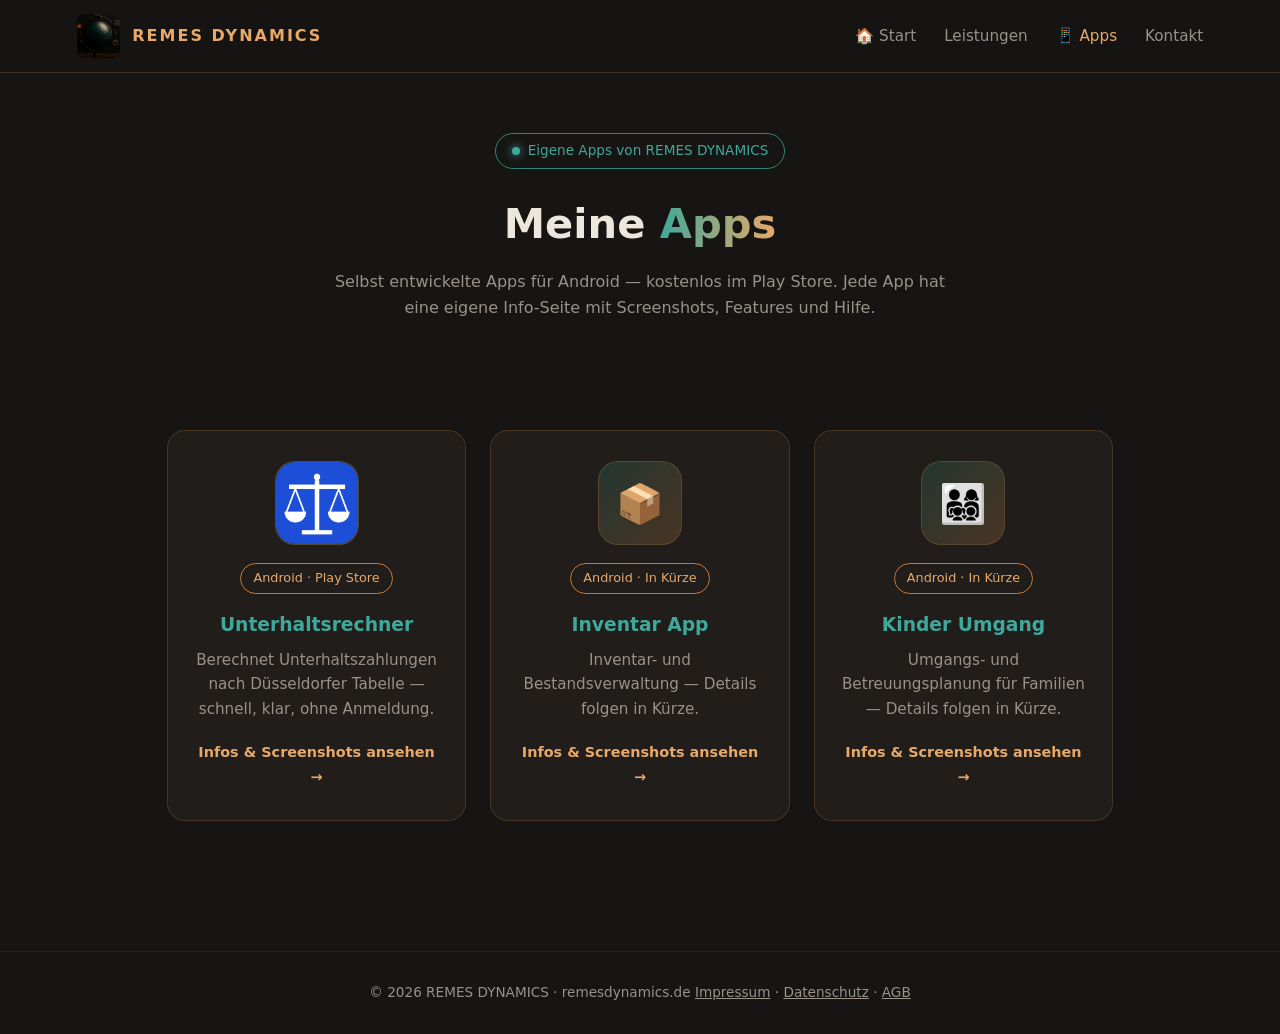
<file: apps.html>
<!DOCTYPE html>
<html lang="de">
<head>
<meta charset="UTF-8">
<meta name="viewport" content="width=device-width, initial-scale=1.0">
<title>Apps — REMES DYNAMICS</title>
<link rel="icon" href="logo.png" type="image/png">
<style>
  :root {
    --bg: #161513; --bg2: #1e1c19; --card: #201d1a;
    --teal: #2E8578; --teal-bright: #3FA89A;
    --copper: #C47A3A; --copper-light: #E8A968;
    --text: #EDE6DC; --muted: #9A9188;
    --line: rgba(196,122,58,.25);
  }
  * { margin:0; padding:0; box-sizing:border-box; }
  body { font-family:'Segoe UI', system-ui, sans-serif; background:var(--bg); color:var(--text); line-height:1.6; }
  nav { position:sticky; top:0; z-index:100; display:flex; align-items:center; justify-content:space-between;
    padding:14px 6vw; background:rgba(22,21,19,.85); backdrop-filter:blur(10px); border-bottom:1px solid var(--line); }
  nav img { height:44px; border-radius:8px; }
  nav .brand { display:flex; align-items:center; gap:12px; }
  nav .brand span { font-weight:700; letter-spacing:2px; color:var(--copper-light); }
  nav .links { display:flex; gap:28px; font-size:.95rem; }
  nav .links a { color:var(--muted); text-decoration:none; transition:color .2s; }
  nav .links a:hover { color:var(--teal-bright); }
  nav .links a.active { color:var(--copper-light); }
  .btn { display:inline-block; padding:12px 28px; border-radius:10px; font-weight:600; text-decoration:none; transition:all .25s; }
  .btn-copper { background:var(--copper); color:#161513; box-shadow:0 4px 18px rgba(196,122,58,.35); }
  .btn-copper:hover { background:var(--copper-light); transform:translateY(-2px); }
  .btn-ghost { border:1px solid var(--teal); color:var(--teal-bright); }
  .btn-ghost:hover { background:rgba(46,133,120,.12); }
  section { padding:60px 6vw; }
  .sec-head { text-align:center; margin-bottom:44px; }
  .sec-head h2 { font-size:1.9rem; margin-bottom:10px; }
  .sec-head h2 em { color:var(--copper-light); font-style:normal; }
  .sec-head p { color:var(--muted); }
  .footer-note { text-align:center; color:var(--muted); font-size:.85rem; padding:30px; border-top:1px solid rgba(255,255,255,.05); }
  .footer-note a { color:var(--muted); }
</style>
<link rel="stylesheet" href="style.css">
</head>
<body>

<nav>
  <a class="brand" href="index.html" style="text-decoration:none;">
    <img src="logo.png" alt="REMES DYNAMICS Logo">
    <span>REMES DYNAMICS</span>
  </a>
  <div class="links" id="navlinks">
    <a href="index.html">🏠 Start</a>
    <a href="index.html#leistungen">Leistungen</a>
    <a href="apps.html" class="active">📱 Apps</a>
    <a href="index.html#kontakt">Kontakt</a>
  </div>
  <button class="burger" id="burger" aria-label="Menü öffnen">
    <span></span><span></span><span></span>
  </button>
</nav>

<div class="apps-head">
  <div class="badge" style="display:inline-flex;align-items:center;gap:8px;padding:6px 16px;border-radius:99px;font-size:.85rem;border:1px solid var(--teal);color:var(--teal-bright);margin-bottom:22px;">
    <span style="width:8px;height:8px;border-radius:50%;background:var(--teal-bright);box-shadow:0 0 10px var(--teal-bright);"></span>
    Eigene Apps von REMES DYNAMICS
  </div>
  <h1>Meine <span style="background:linear-gradient(90deg,var(--teal-bright),var(--copper-light));-webkit-background-clip:text;background-clip:text;color:transparent;">Apps</span></h1>
  <p>Selbst entwickelte Apps für Android — kostenlos im Play Store. Jede App hat eine eigene Info-Seite mit Screenshots, Features und Hilfe.</p>
</div>

<section>
  <div class="apps-grid">
    <!-- Beispiel-App-Karte -->
    <a class="app-card" href="apps/unterhaltsrechner.html">
      <div class="app-ico" style="padding:0;overflow:hidden;"><img src="apps/grafiken/icon-512.png" alt="Unterhaltsrechner App-Icon" style="width:100%;height:100%;object-fit:cover;border-radius:19px;"></div>
      <span class="app-badge">Android · Play Store</span>
      <h3>Unterhaltsrechner</h3>
      <p>Berechnet Unterhaltszahlungen nach Düsseldorfer Tabelle — schnell, klar, ohne Anmeldung.</p>
      <span class="open-link">Infos &amp; Screenshots ansehen →</span>
    </a>
    <a class="app-card" href="apps/inventarapp.html">
      <div class="app-ico">📦</div>
      <span class="app-badge">Android · In Kürze</span>
      <h3>Inventar App</h3>
      <p>Inventar- und Bestandsverwaltung — Details folgen in Kürze.</p>
      <span class="open-link">Infos &amp; Screenshots ansehen →</span>
    </a>
    <a class="app-card" href="apps/kinderumgang.html">
      <div class="app-ico">👨‍👩‍👧‍👦</div>
      <span class="app-badge">Android · In Kürze</span>
      <h3>Kinder Umgang</h3>
      <p>Umgangs- und Betreuungsplanung für Familien — Details folgen in Kürze.</p>
      <span class="open-link">Infos &amp; Screenshots ansehen →</span>
    </a>
  </div>
</section>

<div class="footer-note">
  <span>© 2026 REMES DYNAMICS · remesdynamics.de</span>
  <span><a href="impressum.html">Impressum</a> · <a href="datenschutz.html">Datenschutz</a> · <a href="agb.html">AGB</a></span>
</div>

<script>
const burger = document.getElementById('burger');
const links = document.getElementById('navlinks');
burger.addEventListener('click', () => {
  burger.classList.toggle('open');
  links.classList.toggle('open');
});
links.querySelectorAll('a').forEach(a => a.addEventListener('click', () => {
  burger.classList.remove('open'); links.classList.remove('open');
}));
</script>
</body>
</html>
</file>
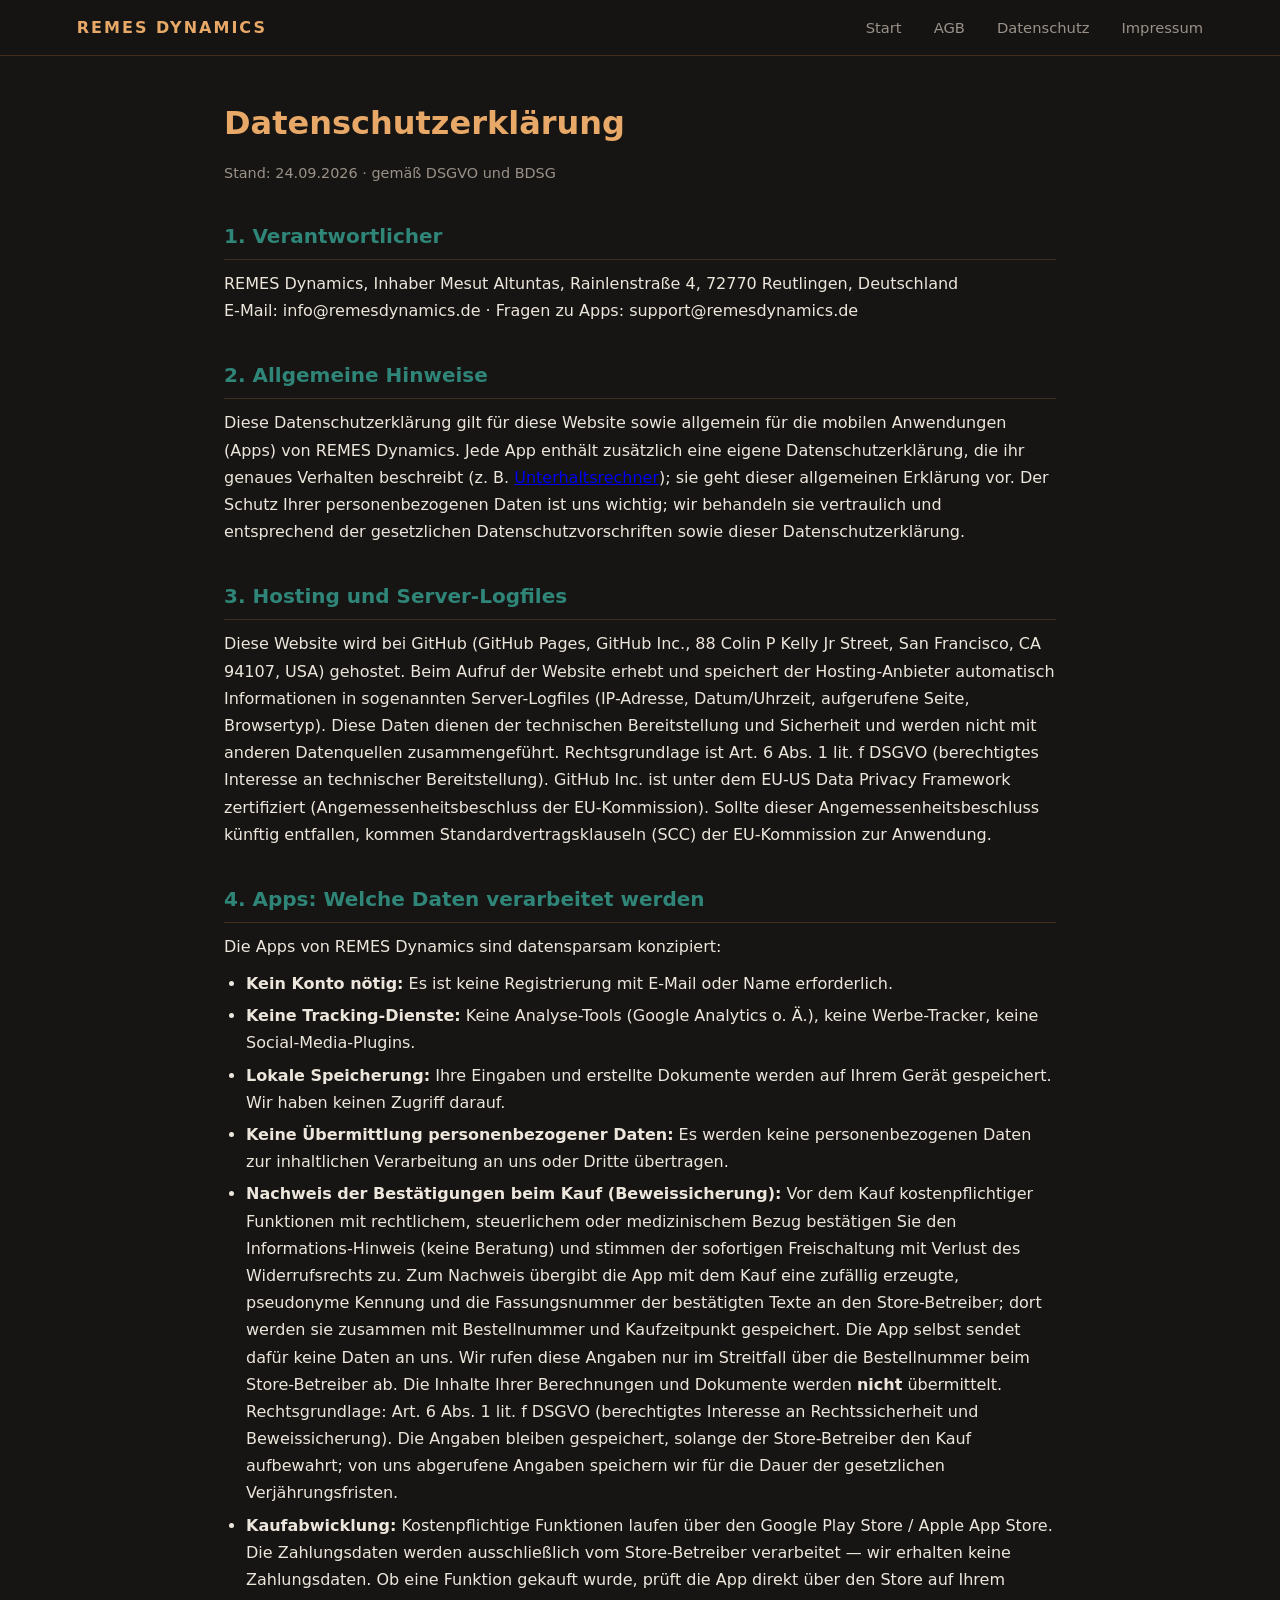
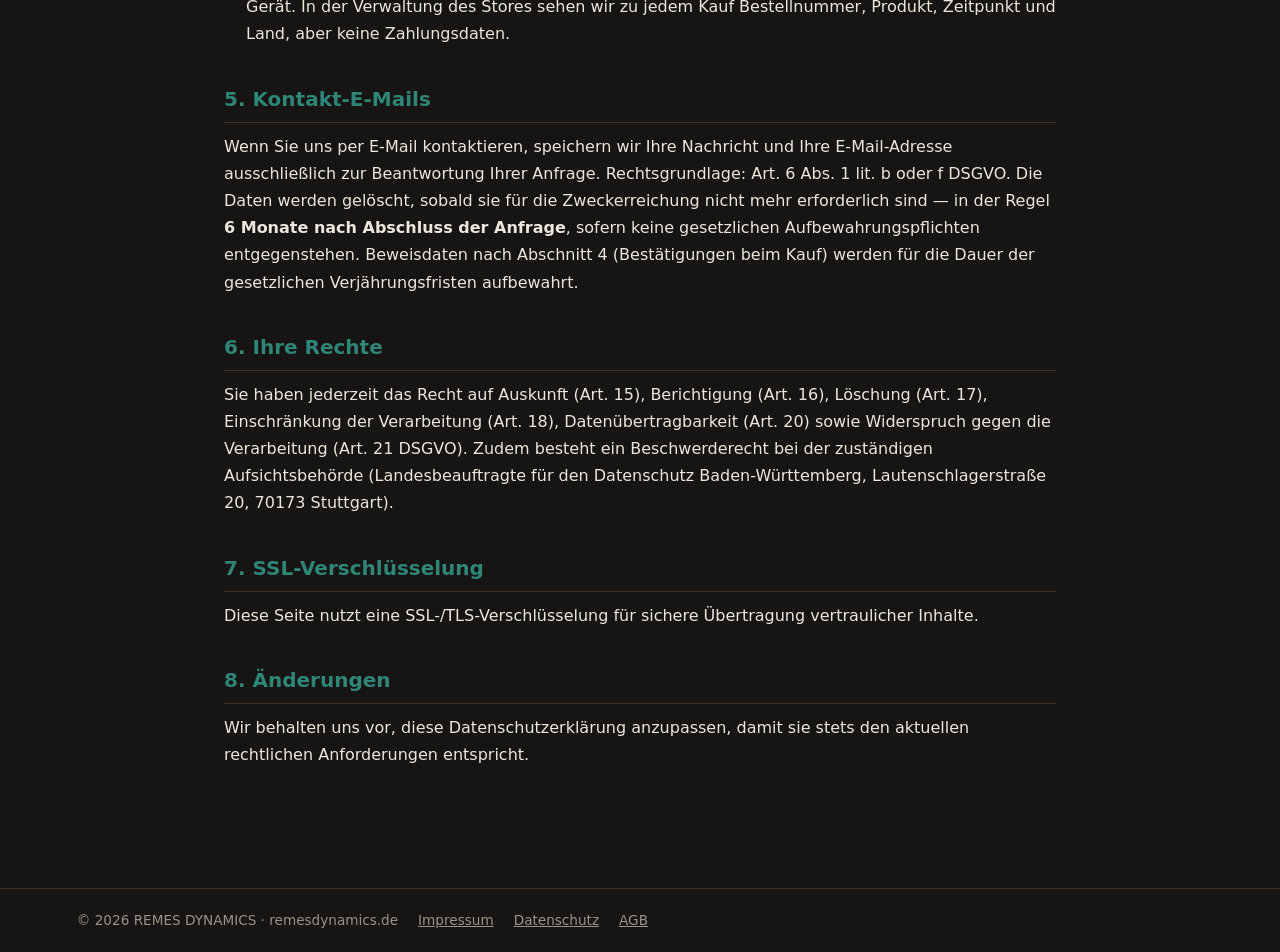
<file: datenschutz.html>
<!DOCTYPE html>
<html lang="de">
<head>
<meta charset="UTF-8">
<meta name="viewport" content="width=device-width, initial-scale=1.0">
<title>Datenschutzerklärung — REMES DYNAMICS</title>
<link rel="icon" href="logo.png" type="image/png">
<style>
:root{--bg:#161513;--card:#201d1a;--teal:#2E8578;--copper:#C47A3A;--copper-l:#E8A968;
--text:#EDE6DC;--muted:#9A9188;--line:rgba(196,122,58,.25)}
*{margin:0;padding:0;box-sizing:border-box}
body{font-family:'Segoe UI',system-ui,sans-serif;background:var(--bg);color:var(--text);line-height:1.7}
nav{position:sticky;top:0;z-index:10;display:flex;align-items:center;gap:16px;padding:14px 6vw;
background:rgba(22,21,19,.9);border-bottom:1px solid var(--line)}
nav img{height:40px;border-radius:8px}
nav .brand{font-weight:700;letter-spacing:2px;color:var(--copper-l);margin-right:auto}
nav a{color:var(--muted);text-decoration:none;font-size:.92rem;margin-left:16px}
nav a:hover{color:#3FA89A}
main{max-width:880px;margin:40px auto;padding:0 24px 60px}
h1{font-size:2rem;color:var(--copper-l);margin:20px 0 6px}
h2{font-size:1.25rem;color:var(--teal);margin:34px 0 10px;border-bottom:1px solid var(--line);padding-bottom:6px}
h3{color:var(--copper-l);margin:22px 0 8px}
p{margin:10px 0;color:var(--text)}
.meta{color:var(--muted);font-size:.9rem;margin-bottom:20px}
table{width:100%;border-collapse:collapse;margin:14px 0}
td,th{border:1px solid var(--line);padding:10px 14px;text-align:left;font-size:.95rem;vertical-align:top}
th{background:var(--card);color:var(--copper-l)}
td.k{color:var(--muted);white-space:nowrap}
ul{margin:8px 0 8px 22px}
li{margin:5px 0}
footer{border-top:1px solid var(--line);margin-top:50px;padding:20px 6vw;color:var(--muted);font-size:.85rem;display:flex;gap:20px;flex-wrap:wrap}
footer a{color:var(--muted)}
</style>
</head>
<body>
<nav>
  <div class="brand">REMES DYNAMICS</div>
  <a href="index.html">Start</a><a href="agb.html">AGB</a><a href="datenschutz.html">Datenschutz</a><a href="impressum.html">Impressum</a>
</nav>
<main>

<h1>Datenschutzerklärung</h1>
<p class="meta">Stand: 24.09.2026 · gemäß DSGVO und BDSG</p>
<h2>1. Verantwortlicher</h2>
<p>REMES Dynamics, Inhaber Mesut Altuntas, Rainlenstraße 4, 72770 Reutlingen, Deutschland<br>
E-Mail: info@remesdynamics.de · Fragen zu Apps: support@remesdynamics.de</p>
<h2>2. Allgemeine Hinweise</h2>
<p>Diese Datenschutzerklärung gilt für diese Website sowie allgemein für die mobilen Anwendungen (Apps) von REMES Dynamics. Jede App enthält zusätzlich eine eigene Datenschutzerklärung, die ihr genaues Verhalten beschreibt (z. B. <a href="apps/unterhaltsrechner-datenschutz.html">Unterhaltsrechner</a>); sie geht dieser allgemeinen Erklärung vor. Der Schutz Ihrer personenbezogenen Daten ist uns wichtig; wir behandeln sie vertraulich und entsprechend der gesetzlichen Datenschutzvorschriften sowie dieser Datenschutzerklärung.</p>
<h2>3. Hosting und Server-Logfiles</h2>
<p>Diese Website wird bei GitHub (GitHub Pages, GitHub Inc., 88 Colin P Kelly Jr Street, San Francisco, CA 94107, USA) gehostet. Beim Aufruf der Website erhebt und speichert der Hosting-Anbieter automatisch Informationen in sogenannten Server-Logfiles (IP-Adresse, Datum/Uhrzeit, aufgerufene Seite, Browsertyp). Diese Daten dienen der technischen Bereitstellung und Sicherheit und werden nicht mit anderen Datenquellen zusammengeführt. Rechtsgrundlage ist Art. 6 Abs. 1 lit. f DSGVO (berechtigtes Interesse an technischer Bereitstellung). GitHub Inc. ist unter dem EU-US Data Privacy Framework zertifiziert (Angemessenheitsbeschluss der EU-Kommission). Sollte dieser Angemessenheitsbeschluss künftig entfallen, kommen Standardvertragsklauseln (SCC) der EU-Kommission zur Anwendung.</p>
<h2>4. Apps: Welche Daten verarbeitet werden</h2>
<p>Die Apps von REMES Dynamics sind datensparsam konzipiert:</p>
<ul>
<li><strong>Kein Konto nötig:</strong> Es ist keine Registrierung mit E-Mail oder Name erforderlich.</li>
<li><strong>Keine Tracking-Dienste:</strong> Keine Analyse-Tools (Google Analytics o. Ä.), keine Werbe-Tracker, keine Social-Media-Plugins.</li>
<li><strong>Lokale Speicherung:</strong> Ihre Eingaben und erstellte Dokumente werden auf Ihrem Gerät gespeichert. Wir haben keinen Zugriff darauf.</li>
<li><strong>Keine Übermittlung personenbezogener Daten:</strong> Es werden keine personenbezogenen Daten zur inhaltlichen Verarbeitung an uns oder Dritte übertragen.</li>
<li><strong>Nachweis der Bestätigungen beim Kauf (Beweissicherung):</strong> Vor dem Kauf kostenpflichtiger Funktionen mit rechtlichem, steuerlichem oder medizinischem Bezug bestätigen Sie den Informations-Hinweis (keine Beratung) und stimmen der sofortigen Freischaltung mit Verlust des Widerrufsrechts zu. Zum Nachweis übergibt die App mit dem Kauf eine zufällig erzeugte, pseudonyme Kennung und die Fassungsnummer der bestätigten Texte an den Store-Betreiber; dort werden sie zusammen mit Bestellnummer und Kaufzeitpunkt gespeichert. Die App selbst sendet dafür keine Daten an uns. Wir rufen diese Angaben nur im Streitfall über die Bestellnummer beim Store-Betreiber ab. Die Inhalte Ihrer Berechnungen und Dokumente werden <strong>nicht</strong> übermittelt. Rechtsgrundlage: Art. 6 Abs. 1 lit. f DSGVO (berechtigtes Interesse an Rechtssicherheit und Beweissicherung). Die Angaben bleiben gespeichert, solange der Store-Betreiber den Kauf aufbewahrt; von uns abgerufene Angaben speichern wir für die Dauer der gesetzlichen Verjährungsfristen.</li>
<li><strong>Kaufabwicklung:</strong> Kostenpflichtige Funktionen laufen über den Google Play Store / Apple App Store. Die Zahlungsdaten werden ausschließlich vom Store-Betreiber verarbeitet — wir erhalten keine Zahlungsdaten. Ob eine Funktion gekauft wurde, prüft die App direkt über den Store auf Ihrem Gerät. In der Verwaltung des Stores sehen wir zu jedem Kauf Bestellnummer, Produkt, Zeitpunkt und Land, aber keine Zahlungsdaten.</li>
</ul>
<h2>5. Kontakt-E-Mails</h2>
<p>Wenn Sie uns per E-Mail kontaktieren, speichern wir Ihre Nachricht und Ihre E-Mail-Adresse ausschließlich zur Beantwortung Ihrer Anfrage. Rechtsgrundlage: Art. 6 Abs. 1 lit. b oder f DSGVO. Die Daten werden gelöscht, sobald sie für die Zweckerreichung nicht mehr erforderlich sind — in der Regel <strong>6 Monate nach Abschluss der Anfrage</strong>, sofern keine gesetzlichen Aufbewahrungspflichten entgegenstehen. Beweisdaten nach Abschnitt 4 (Bestätigungen beim Kauf) werden für die Dauer der gesetzlichen Verjährungsfristen aufbewahrt.</p>
<h2>6. Ihre Rechte</h2>
<p>Sie haben jederzeit das Recht auf Auskunft (Art. 15), Berichtigung (Art. 16), Löschung (Art. 17), Einschränkung der Verarbeitung (Art. 18), Datenübertragbarkeit (Art. 20) sowie Widerspruch gegen die Verarbeitung (Art. 21 DSGVO). Zudem besteht ein Beschwerderecht bei der zuständigen Aufsichtsbehörde (Landesbeauftragte für den Datenschutz Baden-Württemberg, Lautenschlagerstraße 20, 70173 Stuttgart).</p>
<h2>7. SSL-Verschlüsselung</h2>
<p>Diese Seite nutzt eine SSL-/TLS-Verschlüsselung für sichere Übertragung vertraulicher Inhalte.</p>
<h2>8. Änderungen</h2>
<p>Wir behalten uns vor, diese Datenschutzerklärung anzupassen, damit sie stets den aktuellen rechtlichen Anforderungen entspricht.</p>

</main>
<footer>
  <span>© 2026 REMES DYNAMICS · remesdynamics.de</span>
  <a href="impressum.html">Impressum</a><a href="datenschutz.html">Datenschutz</a><a href="agb.html">AGB</a>
</footer>
</body>
</html>
</file>
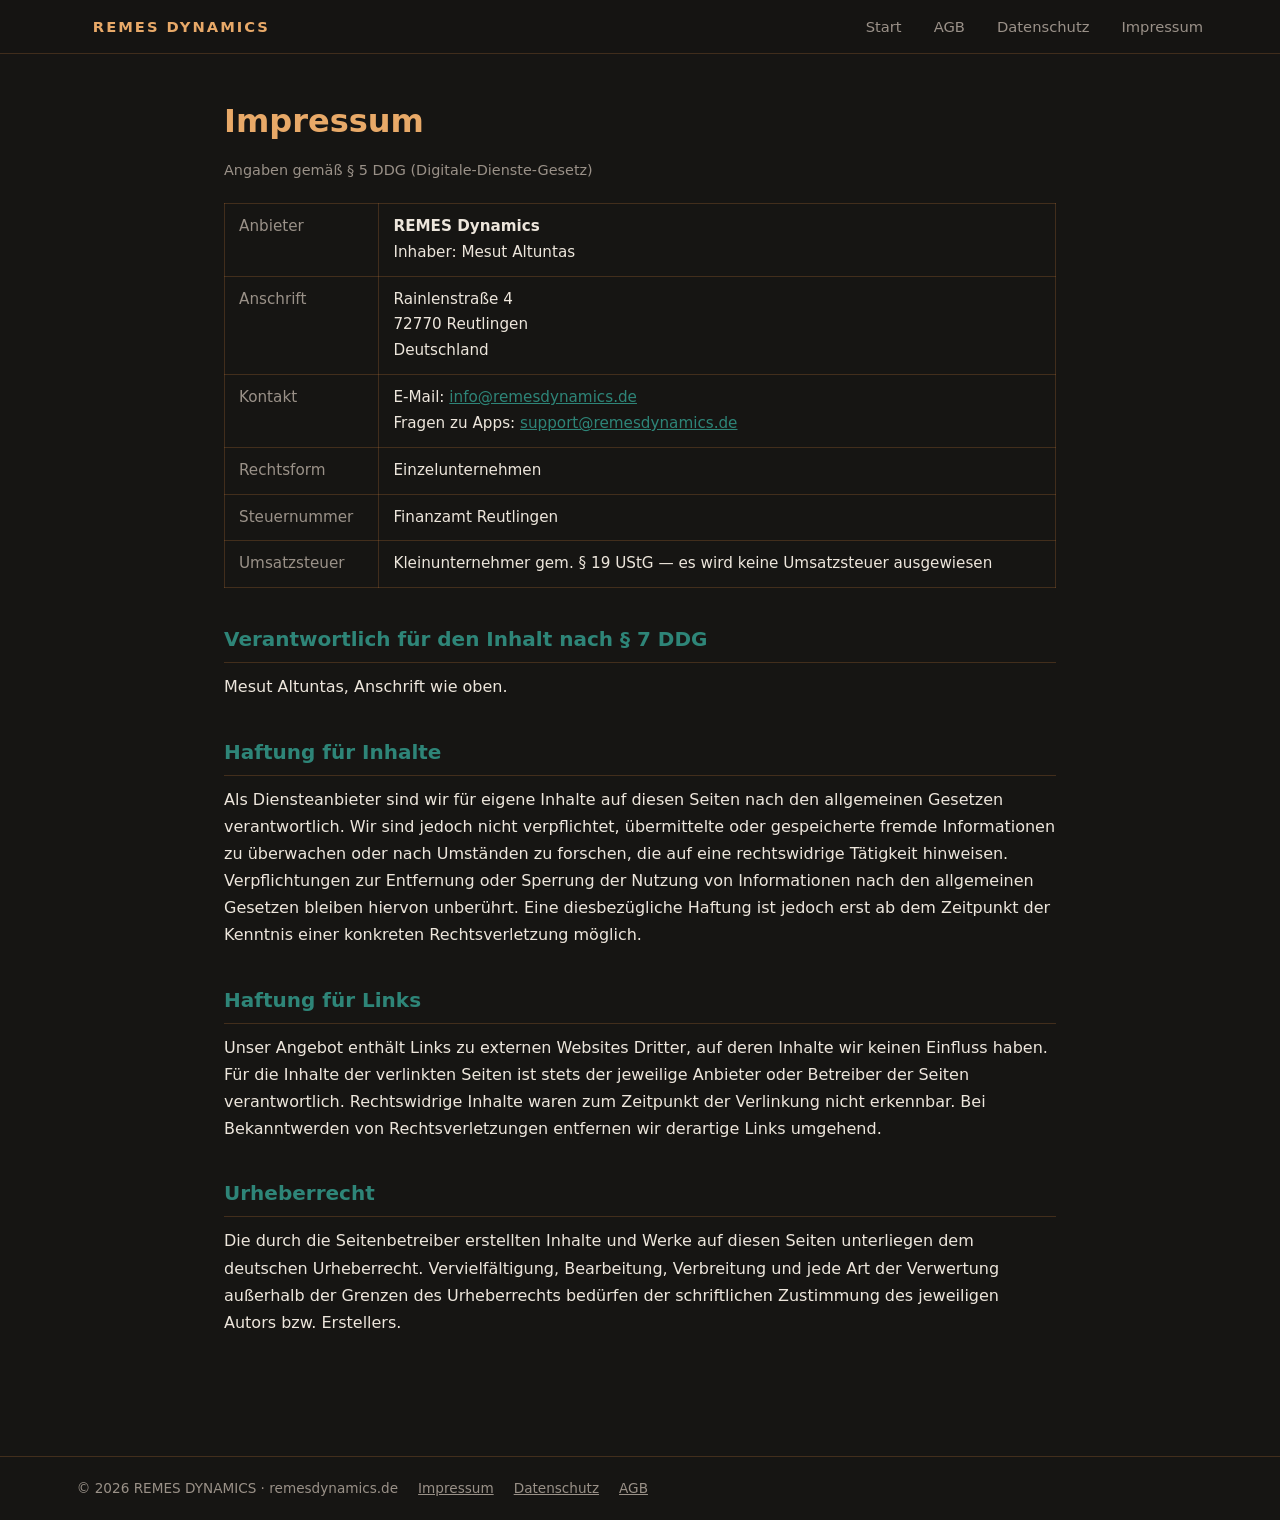
<file: impressum.html>
<!DOCTYPE html>
<html lang="de">
<head>
<meta charset="UTF-8">
<meta name="viewport" content="width=device-width, initial-scale=1.0">
<title>Impressum — REMES DYNAMICS</title>
<link rel="icon" href="logo.png" type="image/png">
<style>
:root{--bg:#161513;--card:#201d1a;--teal:#2E8578;--copper:#C47A3A;--copper-l:#E8A968;
--text:#EDE6DC;--muted:#9A9188;--line:rgba(196,122,58,.25)}
*{margin:0;padding:0;box-sizing:border-box}
body{font-family:'Segoe UI',system-ui,sans-serif;background:var(--bg);color:var(--text);line-height:1.7}
nav{position:sticky;top:0;z-index:10;display:flex;align-items:center;gap:16px;padding:14px 6vw;
background:rgba(22,21,19,.9);border-bottom:1px solid var(--line)}
nav img{height:40px;border-radius:8px}
nav .brand{font-weight:700;letter-spacing:2px;color:var(--copper-l);margin-right:auto}
nav a{color:var(--muted);text-decoration:none;font-size:.92rem;margin-left:16px}
nav a:hover{color:#3FA89A}
main{max-width:880px;margin:40px auto;padding:0 24px 60px}
h1{font-size:2rem;color:var(--copper-l);margin:20px 0 6px}
h2{font-size:1.25rem;color:var(--teal);margin:34px 0 10px;border-bottom:1px solid var(--line);padding-bottom:6px}
h3{color:var(--copper-l);margin:22px 0 8px}
p{margin:10px 0;color:var(--text)}
.meta{color:var(--muted);font-size:.9rem;margin-bottom:20px}
table{width:100%;border-collapse:collapse;margin:14px 0}
td,th{border:1px solid var(--line);padding:10px 14px;text-align:left;font-size:.95rem;vertical-align:top}
th{background:var(--card);color:var(--copper-l)}
td.k{color:var(--muted);white-space:nowrap}
ul{margin:8px 0 8px 22px}
li{margin:5px 0}
footer{border-top:1px solid var(--line);margin-top:50px;padding:20px 6vw;color:var(--muted);font-size:.85rem;display:flex;gap:20px;flex-wrap:wrap}
footer a{color:var(--muted)}
</style>
</head>
<body>
<nav>
  <a href="index.html" class="brand" style="color:var(--copper-l);text-decoration:none">REMES DYNAMICS</a>
  <a href="index.html">Start</a><a href="agb.html">AGB</a><a href="datenschutz.html">Datenschutz</a><a href="impressum.html">Impressum</a>
</nav>
<main>

<h1>Impressum</h1>
<p class="meta">Angaben gemäß § 5 DDG (Digitale-Dienste-Gesetz)</p>
<table>
<tr><td class="k">Anbieter</td><td><strong>REMES Dynamics</strong><br>Inhaber: Mesut Altuntas</td></tr>
<tr><td class="k">Anschrift</td><td>Rainlenstraße 4<br>72770 Reutlingen<br>Deutschland</td></tr>
<tr><td class="k">Kontakt</td><td>E-Mail: <a href="mailto:info@remesdynamics.de" style="color:var(--teal)">info@remesdynamics.de</a><br>Fragen zu Apps: <a href="mailto:support@remesdynamics.de" style="color:var(--teal)">support@remesdynamics.de</a></td></tr>
<tr><td class="k">Rechtsform</td><td>Einzelunternehmen</td></tr>
<tr><td class="k">Steuernummer</td><td>Finanzamt Reutlingen</td></tr>
<tr><td class="k">Umsatzsteuer</td><td>Kleinunternehmer gem. § 19 UStG — es wird keine Umsatzsteuer ausgewiesen</td></tr>
</table>
<h2>Verantwortlich für den Inhalt nach § 7 DDG</h2>
<p>Mesut Altuntas, Anschrift wie oben.</p>
<h2>Haftung für Inhalte</h2>
<p>Als Diensteanbieter sind wir für eigene Inhalte auf diesen Seiten nach den allgemeinen Gesetzen verantwortlich. Wir sind jedoch nicht verpflichtet, übermittelte oder gespeicherte fremde Informationen zu überwachen oder nach Umständen zu forschen, die auf eine rechtswidrige Tätigkeit hinweisen. Verpflichtungen zur Entfernung oder Sperrung der Nutzung von Informationen nach den allgemeinen Gesetzen bleiben hiervon unberührt. Eine diesbezügliche Haftung ist jedoch erst ab dem Zeitpunkt der Kenntnis einer konkreten Rechtsverletzung möglich.</p>
<h2>Haftung für Links</h2>
<p>Unser Angebot enthält Links zu externen Websites Dritter, auf deren Inhalte wir keinen Einfluss haben. Für die Inhalte der verlinkten Seiten ist stets der jeweilige Anbieter oder Betreiber der Seiten verantwortlich. Rechtswidrige Inhalte waren zum Zeitpunkt der Verlinkung nicht erkennbar. Bei Bekanntwerden von Rechtsverletzungen entfernen wir derartige Links umgehend.</p>
<h2>Urheberrecht</h2>
<p>Die durch die Seitenbetreiber erstellten Inhalte und Werke auf diesen Seiten unterliegen dem deutschen Urheberrecht. Vervielfältigung, Bearbeitung, Verbreitung und jede Art der Verwertung außerhalb der Grenzen des Urheberrechts bedürfen der schriftlichen Zustimmung des jeweiligen Autors bzw. Erstellers.</p>

</main>
<footer>
  <span>© 2026 REMES DYNAMICS · remesdynamics.de</span>
  <a href="impressum.html">Impressum</a><a href="datenschutz.html">Datenschutz</a><a href="agb.html">AGB</a>
</footer>
</body>
</html>
</file>
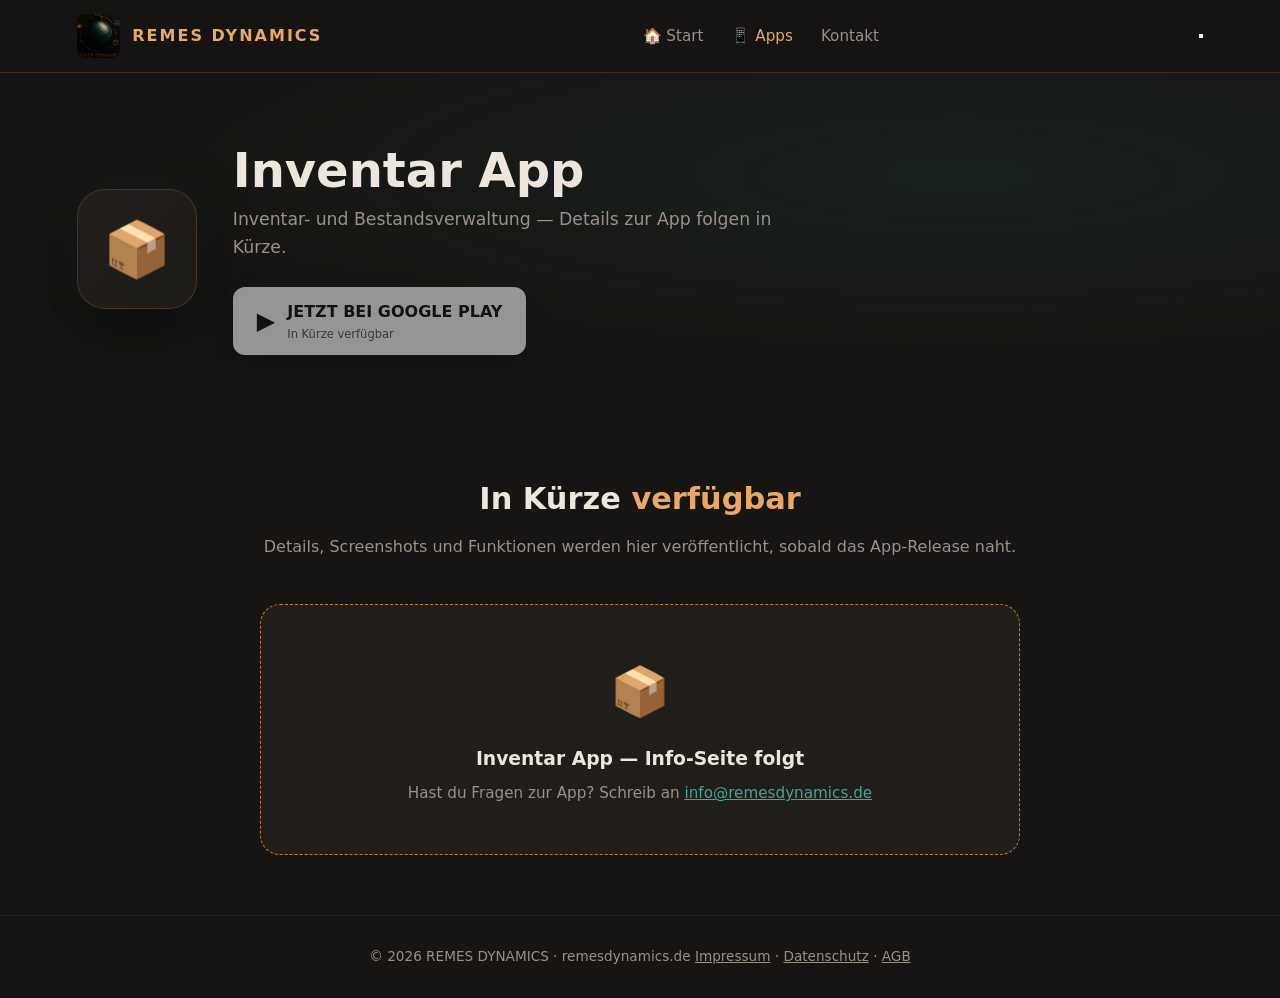
<file: apps/inventarapp.html>
<!DOCTYPE html>
<html lang="de">
<head>
<meta charset="UTF-8">
<meta name="viewport" content="width=device-width, initial-scale=1.0">
<title>Unterhaltsrechner — REMES DYNAMICS</title>
<link rel="icon" href="../logo.png" type="image/png">
<style>
  :root {
    --bg: #161513; --bg2: #1e1c19; --card: #201d1a;
    --teal: #2E8578; --teal-bright: #3FA89A;
    --copper: #C47A3A; --copper-light: #E8A968;
    --text: #EDE6DC; --muted: #9A9188;
    --line: rgba(196,122,58,.25);
  }
  * { margin:0; padding:0; box-sizing:border-box; }
  body { font-family:'Segoe UI', system-ui, sans-serif; background:var(--bg); color:var(--text); line-height:1.6; }
  nav { position:sticky; top:0; z-index:100; display:flex; align-items:center; justify-content:space-between;
    padding:14px 6vw; background:rgba(22,21,19,.85); backdrop-filter:blur(10px); border-bottom:1px solid var(--line); }
  nav img { height:44px; border-radius:8px; }
  nav .brand { display:flex; align-items:center; gap:12px; }
  nav .brand span { font-weight:700; letter-spacing:2px; color:var(--copper-light); }
  nav .links { display:flex; gap:28px; font-size:.95rem; }
  nav .links a { color:var(--muted); text-decoration:none; transition:color .2s; }
  nav .links a:hover { color:var(--teal-bright); }
  nav .links a.active { color:var(--copper-light); }
  .btn { display:inline-block; padding:12px 28px; border-radius:10px; font-weight:600; text-decoration:none; transition:all .25s; }
  .btn-copper { background:var(--copper); color:#161513; box-shadow:0 4px 18px rgba(196,122,58,.35); }
  .btn-copper:hover { background:var(--copper-light); transform:translateY(-2px); }
  .btn-ghost { border:1px solid var(--teal); color:var(--teal-bright); }
  .btn-ghost:hover { background:rgba(46,133,120,.12); }
  section { padding:60px 6vw; }
  .sec-head { text-align:center; margin-bottom:44px; }
  .sec-head h2 { font-size:1.9rem; margin-bottom:10px; }
  .sec-head h2 em { color:var(--copper-light); font-style:normal; }
  .sec-head p { color:var(--muted); }
  .footer-note { text-align:center; color:var(--muted); font-size:.85rem; padding:30px; border-top:1px solid rgba(255,255,255,.05); }
  .footer-note a { color:var(--muted); }

  /* ---------- APP HERO ---------- */
  header.hero {
    display:grid; grid-template-columns:auto 1fr; gap:36px; align-items:center;
    padding:70px 6vw 60px;
    background:
      radial-gradient(ellipse 60% 50% at 75% 30%, rgba(46,133,120,.10), transparent),
      var(--bg);
  }
  .app-icon { width:120px; height:120px; border-radius:28px; overflow:hidden;
    border:1px solid var(--line); box-shadow:0 16px 50px rgba(0,0,0,.5), 0 0 40px rgba(46,133,120,.12); }
  .app-icon img { width:100%; height:100%; display:block; }
  h1.app-title { font-size:clamp(1.9rem,4.5vw,3rem); line-height:1.15; margin-bottom:8px; }
  .app-sub { color:var(--muted); font-size:1.08rem; max-width:560px; margin-bottom:26px; }
  .hero-cta { display:flex; gap:16px; flex-wrap:wrap; }

  /* ---------- PLAY STORE BUTTON ---------- */
  .play-btn {
    display:inline-flex; align-items:center; gap:12px;
    background:#fff; color:#111; border-radius:12px; padding:12px 24px;
    font-weight:700; text-decoration:none; box-shadow:0 6px 24px rgba(0,0,0,.4);
    transition:all .25s;
  }
  .play-btn:hover { transform:translateY(-2px); box-shadow:0 10px 30px rgba(0,0,0,.5); }
  .play-btn .play-ico { font-size:1.5rem; }
  .play-btn small { display:block; font-weight:400; font-size:.72rem; color:#555; }

  /* ---------- SCREENSHOTS ---------- */
  .shots { display:grid; grid-template-columns:repeat(auto-fit,minmax(150px,1fr)); gap:16px; max-width:1100px; margin:0 auto; }
  .shot {
    background:var(--card); border:1px solid var(--line); border-radius:18px;
    overflow:hidden; transition:all .3s; text-align:center;
  }
  .shot:hover { transform:translateY(-5px); border-color:var(--teal); box-shadow:0 14px 40px rgba(0,0,0,.45); }
  .shot img { width:100%; height:auto; display:block; }
  .shot figcaption { padding:10px 8px 12px; color:var(--muted); font-size:.82rem; }
  @media (max-width:820px) {
    .shots { grid-template-columns:repeat(2, 1fr); }
    .shot:nth-child(n+5) { display:none; }
    .shot img { max-height:340px; object-fit:cover; }
  }

  /* ---------- FEATURES ---------- */
  .features { display:grid; grid-template-columns:repeat(auto-fit,minmax(250px,1fr)); gap:20px; max-width:1100px; margin:0 auto; }
  .feature { background:var(--card); border:1px solid var(--line); border-radius:16px; padding:24px; }
  .feature .ico { font-size:1.8rem; margin-bottom:12px; }
  .feature h3 { color:var(--teal-bright); font-size:1.05rem; margin-bottom:6px; }
  .feature p { color:var(--muted); font-size:.92rem; }

  /* ---------- PRO ---------- */
  .pro-box {
    max-width:1100px; margin:0 auto;
    background:linear-gradient(180deg, rgba(196,122,58,.10), var(--card));
    border:1px solid var(--copper); border-radius:20px; padding:40px 32px;
  }
  .pro-box h3 { font-size:1.5rem; margin-bottom:8px; }
  .pro-box h3 em { color:var(--copper-light); font-style:normal; }
  .pro-box .pro-sub { color:var(--muted); margin-bottom:24px; }
  .pro-grid { display:grid; grid-template-columns:repeat(auto-fit,minmax(230px,1fr)); gap:16px; }
  .pro-item { background:rgba(22,21,19,.5); border:1px solid rgba(196,122,58,.3); border-radius:12px; padding:18px; }
  .pro-item b { color:var(--copper-light); display:block; margin-bottom:4px; }
  .pro-item span { color:var(--muted); font-size:.9rem; }
  .pro-badge { display:inline-block; font-size:.75rem; font-weight:700; letter-spacing:1px;
    background:var(--copper); color:#161513; padding:3px 12px; border-radius:99px; margin-left:8px; vertical-align:middle; }

  /* ---------- FAQ / HINWEISE ---------- */
  .faq { max-width:780px; margin:0 auto; }
  details { background:var(--card); border:1px solid var(--line); border-radius:14px; padding:18px 22px; margin-bottom:12px; }
  details summary { cursor:pointer; font-weight:600; color:var(--text); }
  details p { color:var(--muted); margin-top:10px; font-size:.95rem; }
  .legal-note { max-width:780px; margin:24px auto 0; color:var(--muted); font-size:.85rem; border-left:2px solid var(--copper); padding-left:16px; }

  @media (max-width:820px) {
    header.hero { grid-template-columns:1fr; text-align:center; }
    .app-icon { margin:0 auto 20px; }
    .hero-cta { justify-content:center; }
  }
</style>
</head>
<body>

<nav>
  <a class="brand" href="../index.html" style="text-decoration:none;">
    <img src="../logo.png" alt="REMES DYNAMICS Logo">
    <span>REMES DYNAMICS</span>
  </a>
  <div class="links" id="navlinks">
    <a href="../index.html">🏠 Start</a>
    <a href="../apps.html" class="active">📱 Apps</a>
    <a href="../index.html#kontakt">Kontakt</a>
  </div>
  <button class="burger" id="burger" aria-label="Menü öffnen">
    <span></span><span></span><span></span>
  </button>
</nav>


<header class="hero">
  <div class="app-icon" style="display:flex;align-items:center;justify-content:center;font-size:3.4rem;background:linear-gradient(135deg,var(--card),var(--bg2));">📦</div>
  <div>
    <h1 class="app-title">Inventar App</h1>
    <p class="app-sub">Inventar- und Bestandsverwaltung — Details zur App folgen in Kürze.</p>
    <div class="hero-cta">
      <a class="play-btn" href="#" onclick="return false;" style="opacity:.55;cursor:default;" title="Erscheint bei Release">
        <span class="play-ico">▶️</span>
        <span>JETZT BEI GOOGLE PLAY<small>In Kürze verfügbar</small></span>
      </a>
    </div>
  </div>
</header>


<section>
  <div class="sec-head">
    <h2>In Kürze <em>verfügbar</em></h2>
    <p>Details, Screenshots und Funktionen werden hier veröffentlicht, sobald das App-Release naht.</p>
  </div>
  <div style="max-width:760px;margin:0 auto;background:var(--card);border:1px dashed var(--copper);border-radius:20px;padding:48px 28px;text-align:center;">
    <div style="font-size:3rem;margin-bottom:14px;">📦</div>
    <h3 style="margin-bottom:8px;">Inventar App — Info-Seite folgt</h3>
    <p style="color:var(--muted);font-size:.95rem;">Hast du Fragen zur App? Schreib an <a href="mailto:info@remesdynamics.de" style="color:var(--teal-bright);">info@remesdynamics.de</a></p>
  </div>
</section>


<div class="footer-note">
  <span>© 2026 REMES DYNAMICS · remesdynamics.de</span>
  <span><a href="../impressum.html">Impressum</a> · <a href="../datenschutz.html">Datenschutz</a> · <a href="../agb.html">AGB</a></span>
</div>


<script>
const burger = document.getElementById('burger');
const links = document.getElementById('navlinks');
burger.addEventListener('click', () => {
  burger.classList.toggle('open');
  links.classList.toggle('open');
});
links.querySelectorAll('a').forEach(a => a.addEventListener('click', () => {
  burger.classList.remove('open'); links.classList.remove('open');
}));
</script>
</body>
</html>
</file>
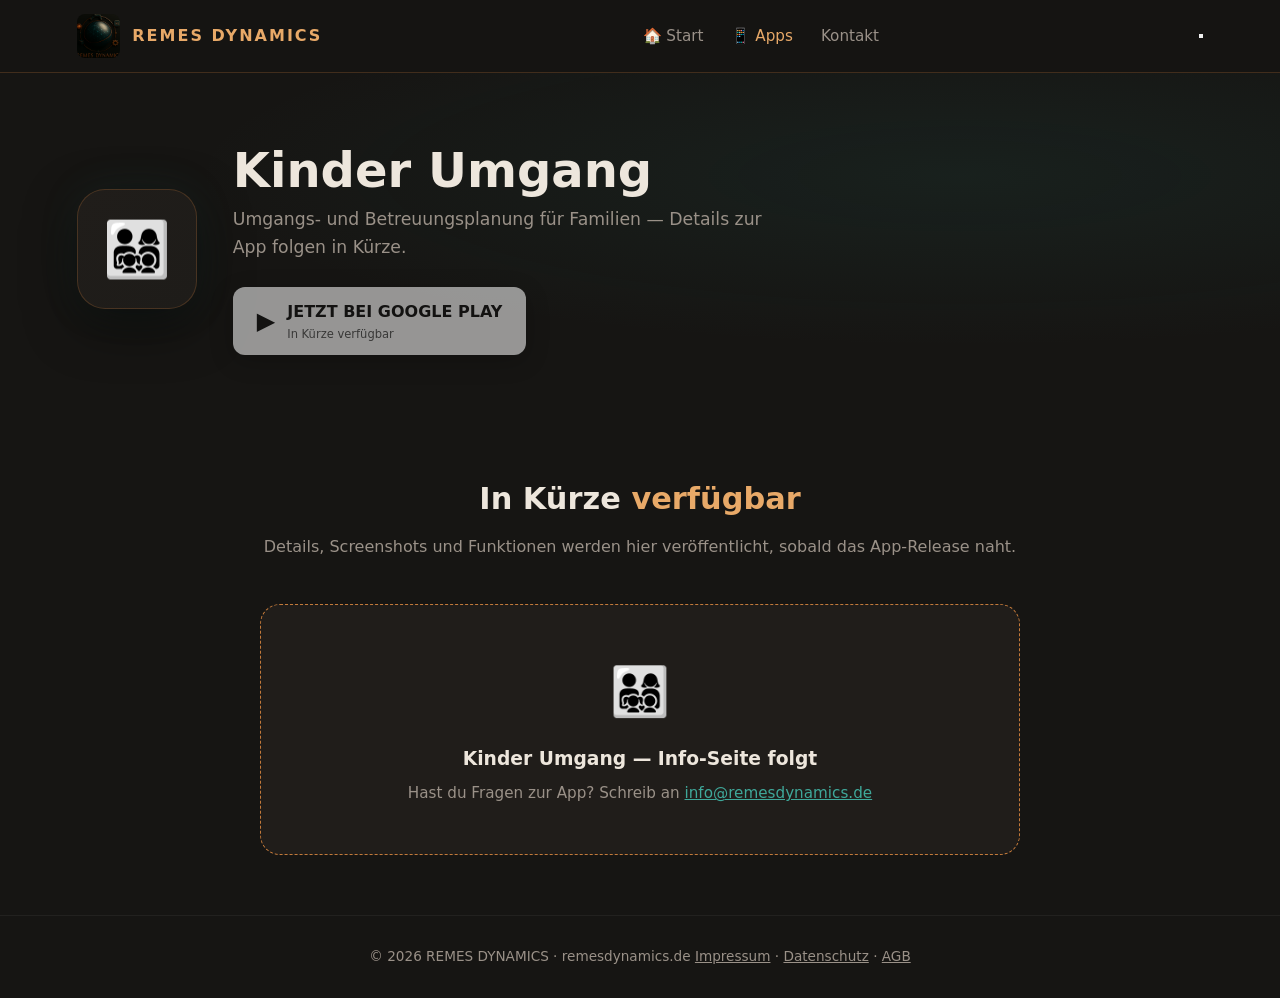
<file: apps/kinderumgang.html>
<!DOCTYPE html>
<html lang="de">
<head>
<meta charset="UTF-8">
<meta name="viewport" content="width=device-width, initial-scale=1.0">
<title>Unterhaltsrechner — REMES DYNAMICS</title>
<link rel="icon" href="../logo.png" type="image/png">
<style>
  :root {
    --bg: #161513; --bg2: #1e1c19; --card: #201d1a;
    --teal: #2E8578; --teal-bright: #3FA89A;
    --copper: #C47A3A; --copper-light: #E8A968;
    --text: #EDE6DC; --muted: #9A9188;
    --line: rgba(196,122,58,.25);
  }
  * { margin:0; padding:0; box-sizing:border-box; }
  body { font-family:'Segoe UI', system-ui, sans-serif; background:var(--bg); color:var(--text); line-height:1.6; }
  nav { position:sticky; top:0; z-index:100; display:flex; align-items:center; justify-content:space-between;
    padding:14px 6vw; background:rgba(22,21,19,.85); backdrop-filter:blur(10px); border-bottom:1px solid var(--line); }
  nav img { height:44px; border-radius:8px; }
  nav .brand { display:flex; align-items:center; gap:12px; }
  nav .brand span { font-weight:700; letter-spacing:2px; color:var(--copper-light); }
  nav .links { display:flex; gap:28px; font-size:.95rem; }
  nav .links a { color:var(--muted); text-decoration:none; transition:color .2s; }
  nav .links a:hover { color:var(--teal-bright); }
  nav .links a.active { color:var(--copper-light); }
  .btn { display:inline-block; padding:12px 28px; border-radius:10px; font-weight:600; text-decoration:none; transition:all .25s; }
  .btn-copper { background:var(--copper); color:#161513; box-shadow:0 4px 18px rgba(196,122,58,.35); }
  .btn-copper:hover { background:var(--copper-light); transform:translateY(-2px); }
  .btn-ghost { border:1px solid var(--teal); color:var(--teal-bright); }
  .btn-ghost:hover { background:rgba(46,133,120,.12); }
  section { padding:60px 6vw; }
  .sec-head { text-align:center; margin-bottom:44px; }
  .sec-head h2 { font-size:1.9rem; margin-bottom:10px; }
  .sec-head h2 em { color:var(--copper-light); font-style:normal; }
  .sec-head p { color:var(--muted); }
  .footer-note { text-align:center; color:var(--muted); font-size:.85rem; padding:30px; border-top:1px solid rgba(255,255,255,.05); }
  .footer-note a { color:var(--muted); }

  /* ---------- APP HERO ---------- */
  header.hero {
    display:grid; grid-template-columns:auto 1fr; gap:36px; align-items:center;
    padding:70px 6vw 60px;
    background:
      radial-gradient(ellipse 60% 50% at 75% 30%, rgba(46,133,120,.10), transparent),
      var(--bg);
  }
  .app-icon { width:120px; height:120px; border-radius:28px; overflow:hidden;
    border:1px solid var(--line); box-shadow:0 16px 50px rgba(0,0,0,.5), 0 0 40px rgba(46,133,120,.12); }
  .app-icon img { width:100%; height:100%; display:block; }
  h1.app-title { font-size:clamp(1.9rem,4.5vw,3rem); line-height:1.15; margin-bottom:8px; }
  .app-sub { color:var(--muted); font-size:1.08rem; max-width:560px; margin-bottom:26px; }
  .hero-cta { display:flex; gap:16px; flex-wrap:wrap; }

  /* ---------- PLAY STORE BUTTON ---------- */
  .play-btn {
    display:inline-flex; align-items:center; gap:12px;
    background:#fff; color:#111; border-radius:12px; padding:12px 24px;
    font-weight:700; text-decoration:none; box-shadow:0 6px 24px rgba(0,0,0,.4);
    transition:all .25s;
  }
  .play-btn:hover { transform:translateY(-2px); box-shadow:0 10px 30px rgba(0,0,0,.5); }
  .play-btn .play-ico { font-size:1.5rem; }
  .play-btn small { display:block; font-weight:400; font-size:.72rem; color:#555; }

  /* ---------- SCREENSHOTS ---------- */
  .shots { display:grid; grid-template-columns:repeat(auto-fit,minmax(150px,1fr)); gap:16px; max-width:1100px; margin:0 auto; }
  .shot {
    background:var(--card); border:1px solid var(--line); border-radius:18px;
    overflow:hidden; transition:all .3s; text-align:center;
  }
  .shot:hover { transform:translateY(-5px); border-color:var(--teal); box-shadow:0 14px 40px rgba(0,0,0,.45); }
  .shot img { width:100%; height:auto; display:block; }
  .shot figcaption { padding:10px 8px 12px; color:var(--muted); font-size:.82rem; }
  @media (max-width:820px) {
    .shots { grid-template-columns:repeat(2, 1fr); }
    .shot:nth-child(n+5) { display:none; }
    .shot img { max-height:340px; object-fit:cover; }
  }

  /* ---------- FEATURES ---------- */
  .features { display:grid; grid-template-columns:repeat(auto-fit,minmax(250px,1fr)); gap:20px; max-width:1100px; margin:0 auto; }
  .feature { background:var(--card); border:1px solid var(--line); border-radius:16px; padding:24px; }
  .feature .ico { font-size:1.8rem; margin-bottom:12px; }
  .feature h3 { color:var(--teal-bright); font-size:1.05rem; margin-bottom:6px; }
  .feature p { color:var(--muted); font-size:.92rem; }

  /* ---------- PRO ---------- */
  .pro-box {
    max-width:1100px; margin:0 auto;
    background:linear-gradient(180deg, rgba(196,122,58,.10), var(--card));
    border:1px solid var(--copper); border-radius:20px; padding:40px 32px;
  }
  .pro-box h3 { font-size:1.5rem; margin-bottom:8px; }
  .pro-box h3 em { color:var(--copper-light); font-style:normal; }
  .pro-box .pro-sub { color:var(--muted); margin-bottom:24px; }
  .pro-grid { display:grid; grid-template-columns:repeat(auto-fit,minmax(230px,1fr)); gap:16px; }
  .pro-item { background:rgba(22,21,19,.5); border:1px solid rgba(196,122,58,.3); border-radius:12px; padding:18px; }
  .pro-item b { color:var(--copper-light); display:block; margin-bottom:4px; }
  .pro-item span { color:var(--muted); font-size:.9rem; }
  .pro-badge { display:inline-block; font-size:.75rem; font-weight:700; letter-spacing:1px;
    background:var(--copper); color:#161513; padding:3px 12px; border-radius:99px; margin-left:8px; vertical-align:middle; }

  /* ---------- FAQ / HINWEISE ---------- */
  .faq { max-width:780px; margin:0 auto; }
  details { background:var(--card); border:1px solid var(--line); border-radius:14px; padding:18px 22px; margin-bottom:12px; }
  details summary { cursor:pointer; font-weight:600; color:var(--text); }
  details p { color:var(--muted); margin-top:10px; font-size:.95rem; }
  .legal-note { max-width:780px; margin:24px auto 0; color:var(--muted); font-size:.85rem; border-left:2px solid var(--copper); padding-left:16px; }

  @media (max-width:820px) {
    header.hero { grid-template-columns:1fr; text-align:center; }
    .app-icon { margin:0 auto 20px; }
    .hero-cta { justify-content:center; }
  }
</style>
</head>
<body>

<nav>
  <a class="brand" href="../index.html" style="text-decoration:none;">
    <img src="../logo.png" alt="REMES DYNAMICS Logo">
    <span>REMES DYNAMICS</span>
  </a>
  <div class="links" id="navlinks">
    <a href="../index.html">🏠 Start</a>
    <a href="../apps.html" class="active">📱 Apps</a>
    <a href="../index.html#kontakt">Kontakt</a>
  </div>
  <button class="burger" id="burger" aria-label="Menü öffnen">
    <span></span><span></span><span></span>
  </button>
</nav>


<header class="hero">
  <div class="app-icon" style="display:flex;align-items:center;justify-content:center;font-size:3.4rem;background:linear-gradient(135deg,var(--card),var(--bg2));">👨‍👩‍👧‍👦</div>
  <div>
    <h1 class="app-title">Kinder Umgang</h1>
    <p class="app-sub">Umgangs- und Betreuungsplanung für Familien — Details zur App folgen in Kürze.</p>
    <div class="hero-cta">
      <a class="play-btn" href="#" onclick="return false;" style="opacity:.55;cursor:default;" title="Erscheint bei Release">
        <span class="play-ico">▶️</span>
        <span>JETZT BEI GOOGLE PLAY<small>In Kürze verfügbar</small></span>
      </a>
    </div>
  </div>
</header>


<section>
  <div class="sec-head">
    <h2>In Kürze <em>verfügbar</em></h2>
    <p>Details, Screenshots und Funktionen werden hier veröffentlicht, sobald das App-Release naht.</p>
  </div>
  <div style="max-width:760px;margin:0 auto;background:var(--card);border:1px dashed var(--copper);border-radius:20px;padding:48px 28px;text-align:center;">
    <div style="font-size:3rem;margin-bottom:14px;">👨‍👩‍👧‍👦</div>
    <h3 style="margin-bottom:8px;">Kinder Umgang — Info-Seite folgt</h3>
    <p style="color:var(--muted);font-size:.95rem;">Hast du Fragen zur App? Schreib an <a href="mailto:info@remesdynamics.de" style="color:var(--teal-bright);">info@remesdynamics.de</a></p>
  </div>
</section>


<div class="footer-note">
  <span>© 2026 REMES DYNAMICS · remesdynamics.de</span>
  <span><a href="../impressum.html">Impressum</a> · <a href="../datenschutz.html">Datenschutz</a> · <a href="../agb.html">AGB</a></span>
</div>


<script>
const burger = document.getElementById('burger');
const links = document.getElementById('navlinks');
burger.addEventListener('click', () => {
  burger.classList.toggle('open');
  links.classList.toggle('open');
});
links.querySelectorAll('a').forEach(a => a.addEventListener('click', () => {
  burger.classList.remove('open'); links.classList.remove('open');
}));
</script>
</body>
</html>
</file>
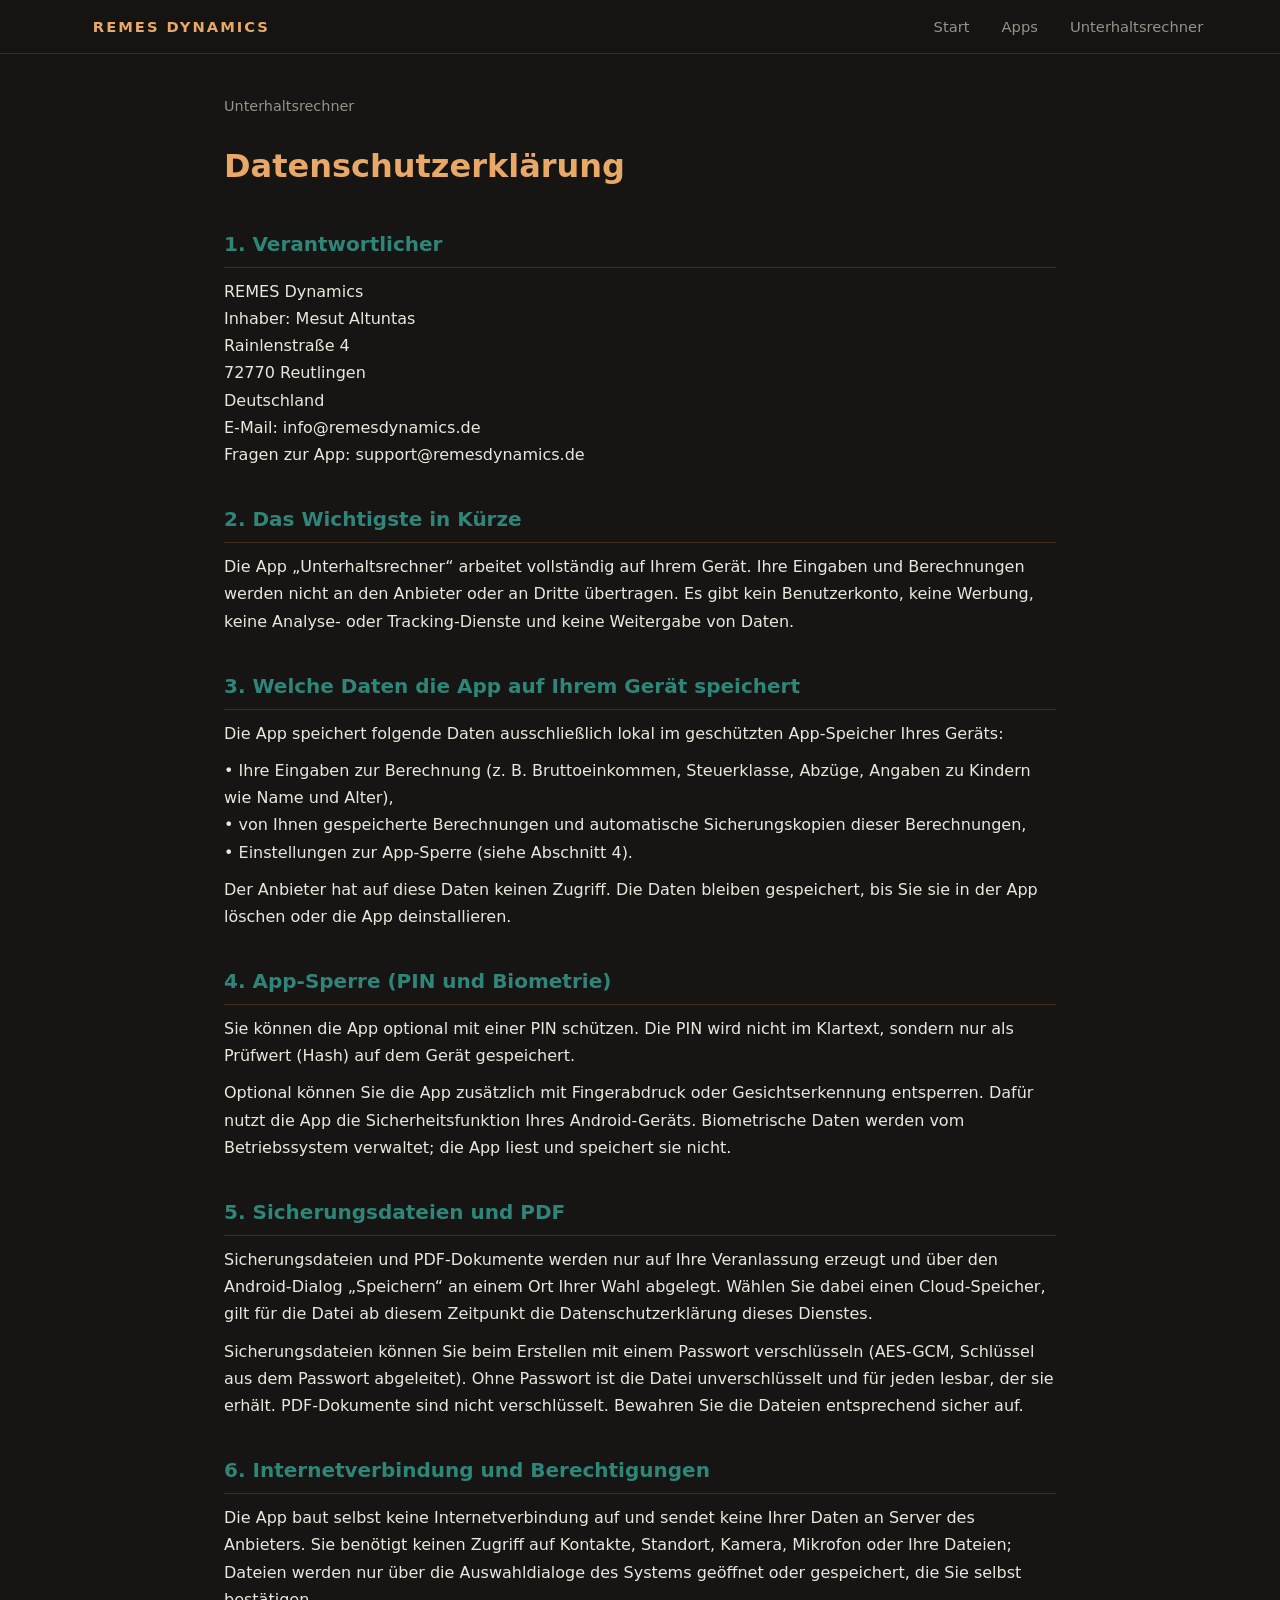
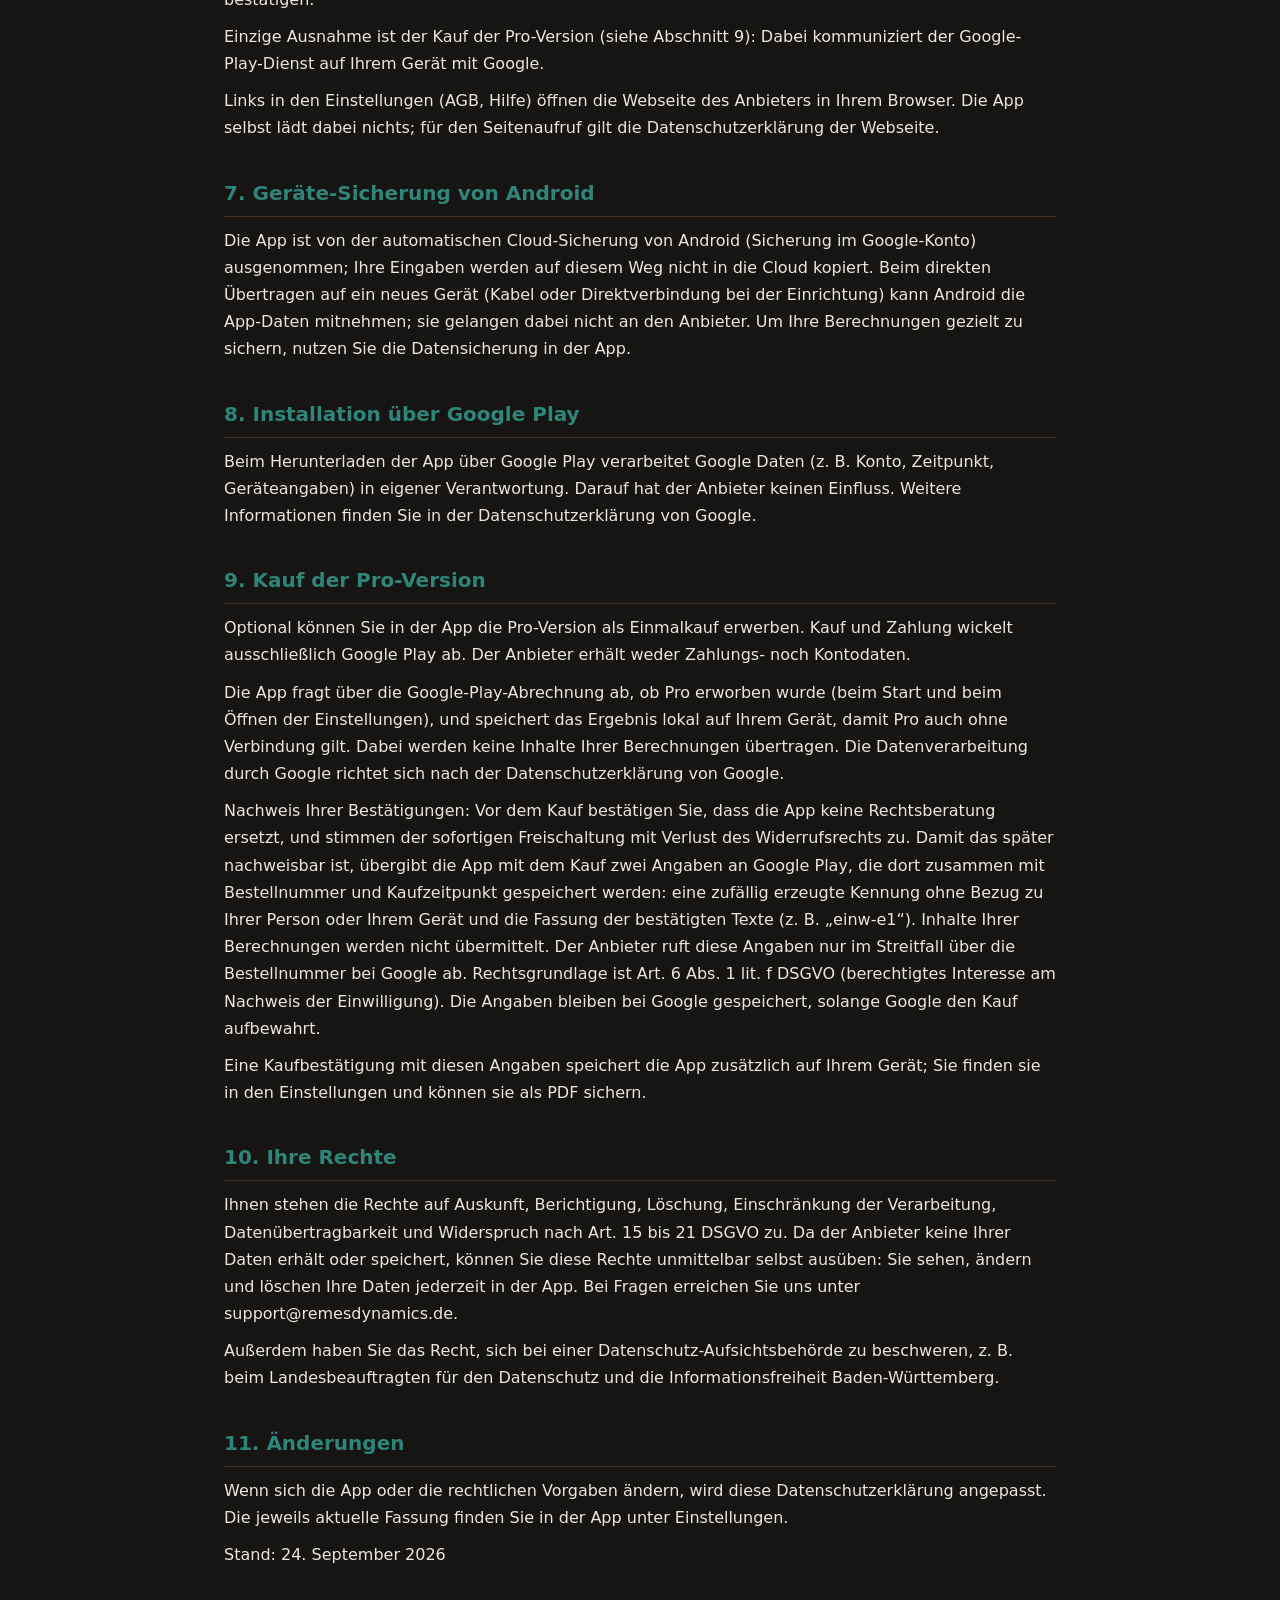
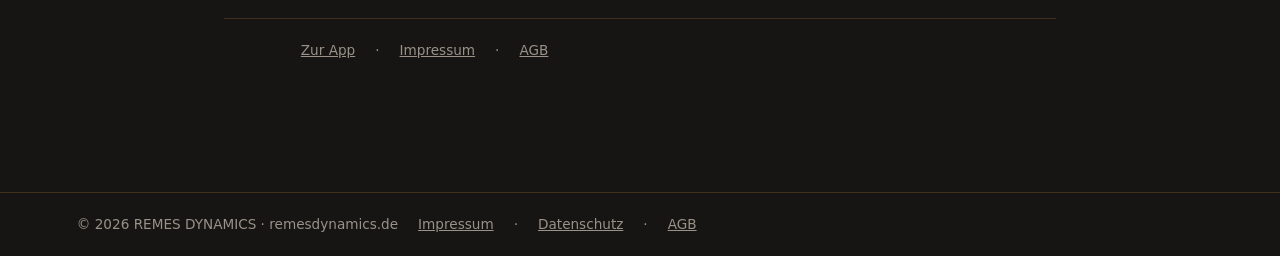
<file: apps/unterhaltsrechner-datenschutz.html>
<!DOCTYPE html>
<html lang="de">
<head>
<meta charset="UTF-8">
<meta name="viewport" content="width=device-width, initial-scale=1.0">
<title>Datenschutzerklärung — Unterhaltsrechner | REMES DYNAMICS</title>
<link rel="icon" href="../logo.png" type="image/png">
<style>
:root{--bg:#161513;--card:#201d1a;--teal:#2E8578;--copper:#C47A3A;--copper-l:#E8A968;
--text:#EDE6DC;--muted:#9A9188;--line:rgba(196,122,58,.25)}
*{margin:0;padding:0;box-sizing:border-box}
body{font-family:'Segoe UI',system-ui,sans-serif;background:var(--bg);color:var(--text);line-height:1.7}
nav{position:sticky;top:0;z-index:10;display:flex;align-items:center;gap:16px;padding:14px 6vw;
background:rgba(22,21,19,.9);border-bottom:1px solid var(--line)}
nav img{height:40px;border-radius:8px}
nav .brand{font-weight:700;letter-spacing:2px;color:var(--copper-l);margin-right:auto}
nav a{color:var(--muted);text-decoration:none;font-size:.92rem;margin-left:16px}
nav a:hover{color:#3FA89A}
main{max-width:880px;margin:40px auto;padding:0 24px 60px}
h1{font-size:2rem;color:var(--copper-l);margin:20px 0 6px}
h2{font-size:1.25rem;color:var(--teal);margin:34px 0 10px;border-bottom:1px solid var(--line);padding-bottom:6px}
p{margin:10px 0;color:var(--text)}
.app{color:var(--muted);font-size:.9rem;margin-bottom:6px}
strong{color:var(--copper-l)}
footer{border-top:1px solid var(--line);margin-top:50px;padding:20px 6vw;color:var(--muted);font-size:.85rem;display:flex;gap:20px;flex-wrap:wrap}
footer a{color:var(--muted)}
</style>
</head>
<body>
<nav>
  <a href="../index.html" class="brand" style="color:var(--copper-l);text-decoration:none">REMES DYNAMICS</a>
  <a href="../index.html">Start</a><a href="../apps.html">Apps</a><a href="unterhaltsrechner.html">Unterhaltsrechner</a>
</nav>
<main>

<div class="app">Unterhaltsrechner</div>
<h1>Datenschutzerklärung</h1>
<h2>1. Verantwortlicher</h2>
<p>REMES Dynamics<br>
Inhaber: Mesut Altuntas<br>
Rainlenstraße 4<br>
72770 Reutlingen<br>
Deutschland<br>
E-Mail: info@remesdynamics.de<br>
Fragen zur App: support@remesdynamics.de</p>
<h2>2. Das Wichtigste in Kürze</h2>
<p>Die App „Unterhaltsrechner“ arbeitet vollständig auf Ihrem Gerät. Ihre Eingaben und Berechnungen werden nicht an den Anbieter oder an Dritte übertragen. Es gibt kein Benutzerkonto, keine Werbung, keine Analyse- oder Tracking-Dienste und keine Weitergabe von Daten.</p>
<h2>3. Welche Daten die App auf Ihrem Gerät speichert</h2>
<p>Die App speichert folgende Daten ausschließlich lokal im geschützten App-Speicher Ihres Geräts:</p>
<p>• Ihre Eingaben zur Berechnung (z. B. Bruttoeinkommen, Steuerklasse, Abzüge, Angaben zu Kindern wie Name und Alter),<br>
• von Ihnen gespeicherte Berechnungen und automatische Sicherungskopien dieser Berechnungen,<br>
• Einstellungen zur App-Sperre (siehe Abschnitt 4).</p>
<p>Der Anbieter hat auf diese Daten keinen Zugriff. Die Daten bleiben gespeichert, bis Sie sie in der App löschen oder die App deinstallieren.</p>
<h2>4. App-Sperre (PIN und Biometrie)</h2>
<p>Sie können die App optional mit einer PIN schützen. Die PIN wird nicht im Klartext, sondern nur als Prüfwert (Hash) auf dem Gerät gespeichert.</p>
<p>Optional können Sie die App zusätzlich mit Fingerabdruck oder Gesichtserkennung entsperren. Dafür nutzt die App die Sicherheitsfunktion Ihres Android-Geräts. Biometrische Daten werden vom Betriebssystem verwaltet; die App liest und speichert sie nicht.</p>
<h2>5. Sicherungsdateien und PDF</h2>
<p>Sicherungsdateien und PDF-Dokumente werden nur auf Ihre Veranlassung erzeugt und über den Android-Dialog „Speichern“ an einem Ort Ihrer Wahl abgelegt. Wählen Sie dabei einen Cloud-Speicher, gilt für die Datei ab diesem Zeitpunkt die Datenschutzerklärung dieses Dienstes.</p>
<p>Sicherungsdateien können Sie beim Erstellen mit einem Passwort verschlüsseln (AES-GCM, Schlüssel aus dem Passwort abgeleitet). Ohne Passwort ist die Datei unverschlüsselt und für jeden lesbar, der sie erhält. PDF-Dokumente sind nicht verschlüsselt. Bewahren Sie die Dateien entsprechend sicher auf.</p>
<h2>6. Internetverbindung und Berechtigungen</h2>
<p>Die App baut selbst keine Internetverbindung auf und sendet keine Ihrer Daten an Server des Anbieters. Sie benötigt keinen Zugriff auf Kontakte, Standort, Kamera, Mikrofon oder Ihre Dateien; Dateien werden nur über die Auswahldialoge des Systems geöffnet oder gespeichert, die Sie selbst bestätigen.</p>
<p>Einzige Ausnahme ist der Kauf der Pro-Version (siehe Abschnitt 9): Dabei kommuniziert der Google-Play-Dienst auf Ihrem Gerät mit Google.</p>
<p>Links in den Einstellungen (AGB, Hilfe) öffnen die Webseite des Anbieters in Ihrem Browser. Die App selbst lädt dabei nichts; für den Seitenaufruf gilt die Datenschutzerklärung der Webseite.</p>
<h2>7. Geräte-Sicherung von Android</h2>
<p>Die App ist von der automatischen Cloud-Sicherung von Android (Sicherung im Google-Konto) ausgenommen; Ihre Eingaben werden auf diesem Weg nicht in die Cloud kopiert. Beim direkten Übertragen auf ein neues Gerät (Kabel oder Direktverbindung bei der Einrichtung) kann Android die App-Daten mitnehmen; sie gelangen dabei nicht an den Anbieter. Um Ihre Berechnungen gezielt zu sichern, nutzen Sie die Datensicherung in der App.</p>
<h2>8. Installation über Google Play</h2>
<p>Beim Herunterladen der App über Google Play verarbeitet Google Daten (z. B. Konto, Zeitpunkt, Geräteangaben) in eigener Verantwortung. Darauf hat der Anbieter keinen Einfluss. Weitere Informationen finden Sie in der Datenschutzerklärung von Google.</p>
<h2>9. Kauf der Pro-Version</h2>
<p>Optional können Sie in der App die Pro-Version als Einmalkauf erwerben. Kauf und Zahlung wickelt ausschließlich Google Play ab. Der Anbieter erhält weder Zahlungs- noch Kontodaten.</p>
<p>Die App fragt über die Google-Play-Abrechnung ab, ob Pro erworben wurde (beim Start und beim Öffnen der Einstellungen), und speichert das Ergebnis lokal auf Ihrem Gerät, damit Pro auch ohne Verbindung gilt. Dabei werden keine Inhalte Ihrer Berechnungen übertragen. Die Datenverarbeitung durch Google richtet sich nach der Datenschutzerklärung von Google.</p>
<p>Nachweis Ihrer Bestätigungen: Vor dem Kauf bestätigen Sie, dass die App keine Rechtsberatung ersetzt, und stimmen der sofortigen Freischaltung mit Verlust des Widerrufsrechts zu. Damit das später nachweisbar ist, übergibt die App mit dem Kauf zwei Angaben an Google Play, die dort zusammen mit Bestellnummer und Kaufzeitpunkt gespeichert werden: eine zufällig erzeugte Kennung ohne Bezug zu Ihrer Person oder Ihrem Gerät und die Fassung der bestätigten Texte (z. B. „einw-e1“). Inhalte Ihrer Berechnungen werden nicht übermittelt. Der Anbieter ruft diese Angaben nur im Streitfall über die Bestellnummer bei Google ab. Rechtsgrundlage ist Art. 6 Abs. 1 lit. f DSGVO (berechtigtes Interesse am Nachweis der Einwilligung). Die Angaben bleiben bei Google gespeichert, solange Google den Kauf aufbewahrt.</p>
<p>Eine Kaufbestätigung mit diesen Angaben speichert die App zusätzlich auf Ihrem Gerät; Sie finden sie in den Einstellungen und können sie als PDF sichern.</p>
<h2>10. Ihre Rechte</h2>
<p>Ihnen stehen die Rechte auf Auskunft, Berichtigung, Löschung, Einschränkung der Verarbeitung, Datenübertragbarkeit und Widerspruch nach Art. 15 bis 21 DSGVO zu. Da der Anbieter keine Ihrer Daten erhält oder speichert, können Sie diese Rechte unmittelbar selbst ausüben: Sie sehen, ändern und löschen Ihre Daten jederzeit in der App. Bei Fragen erreichen Sie uns unter support@remesdynamics.de.</p>
<p>Außerdem haben Sie das Recht, sich bei einer Datenschutz-Aufsichtsbehörde zu beschweren, z. B. beim Landesbeauftragten für den Datenschutz und die Informationsfreiheit Baden-Württemberg.</p>
<h2>11. Änderungen</h2>
<p>Wenn sich die App oder die rechtlichen Vorgaben ändern, wird diese Datenschutzerklärung angepasst. Die jeweils aktuelle Fassung finden Sie in der App unter Einstellungen.</p>
<p>Stand: 24. September 2026</p>
<footer><a href="unterhaltsrechner.html">Zur App</a> · <a href="../impressum.html">Impressum</a> · <a href="../agb.html">AGB</a></footer>
</main>
<footer>
  <span>© 2026 REMES DYNAMICS · remesdynamics.de</span>
  <a href="../impressum.html">Impressum</a> · <a href="../datenschutz.html">Datenschutz</a> · <a href="../agb.html">AGB</a>
</footer>
</body>
</html>
</file>
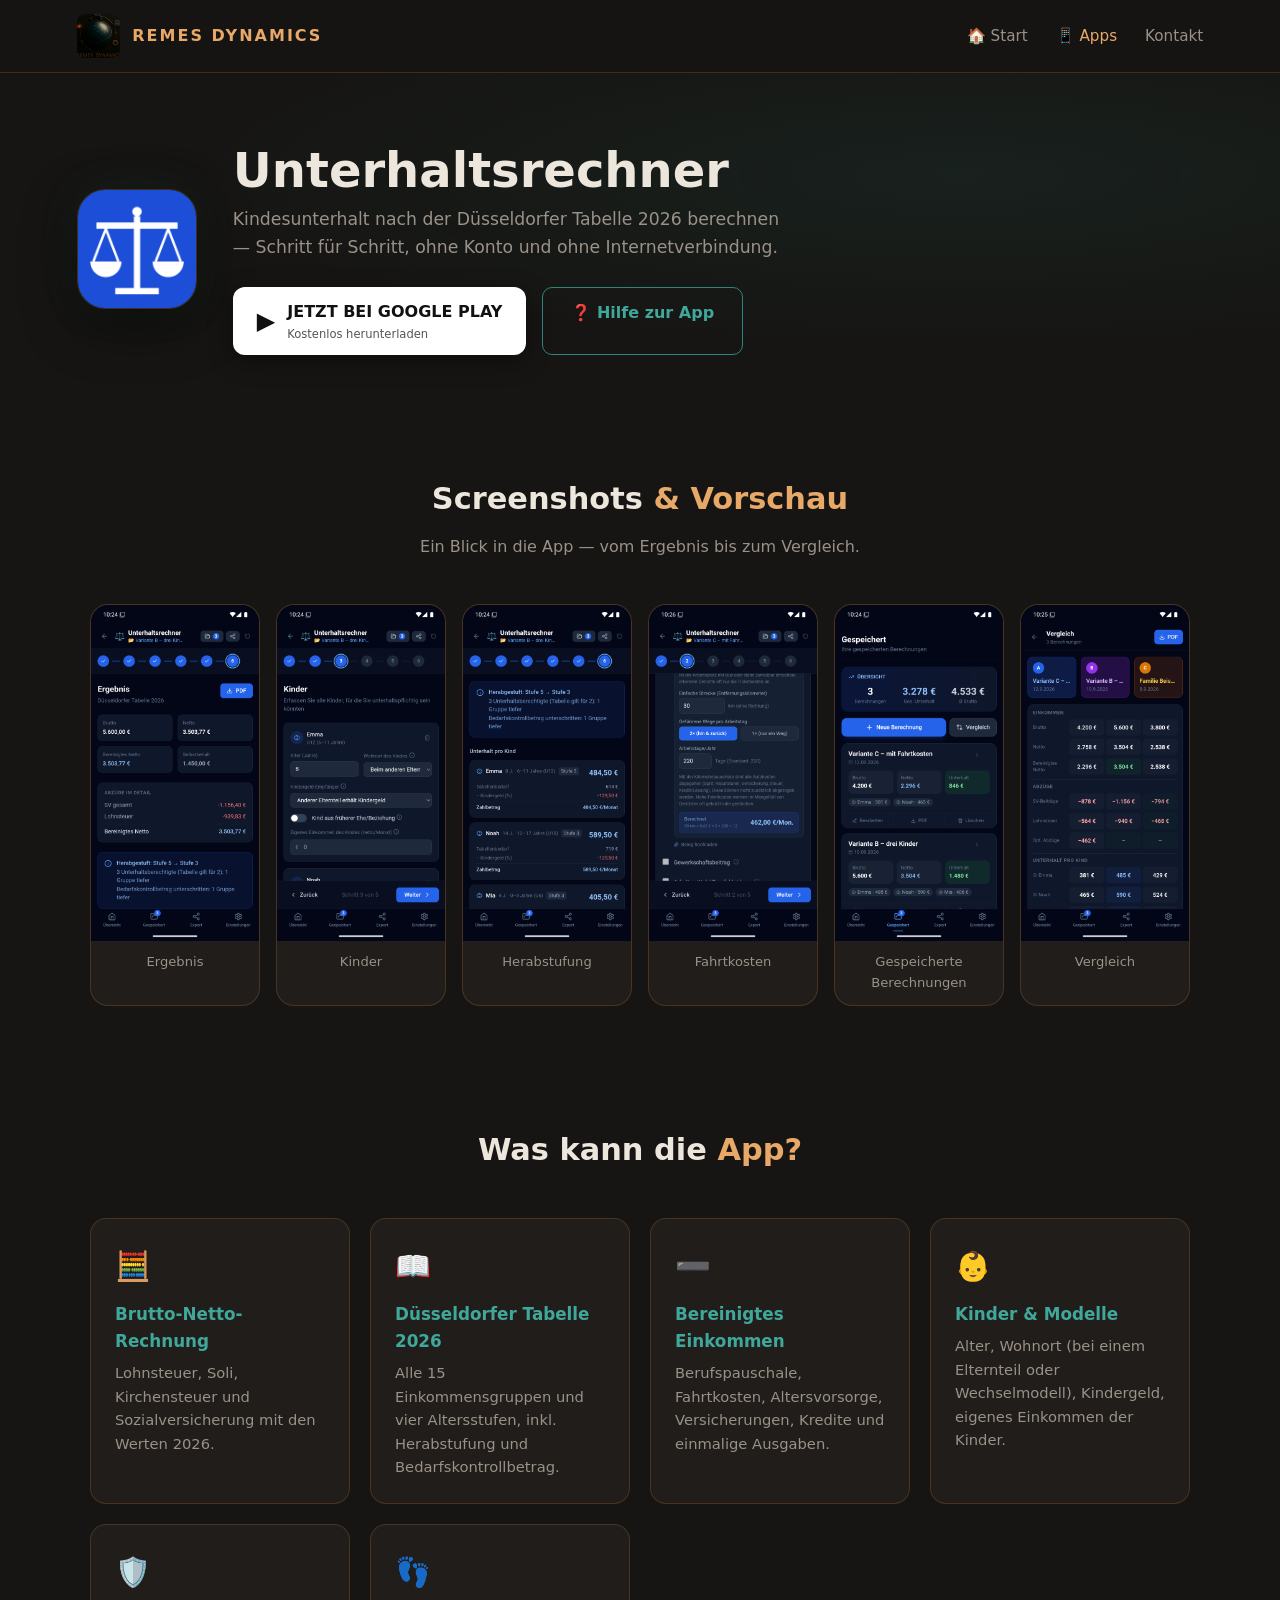
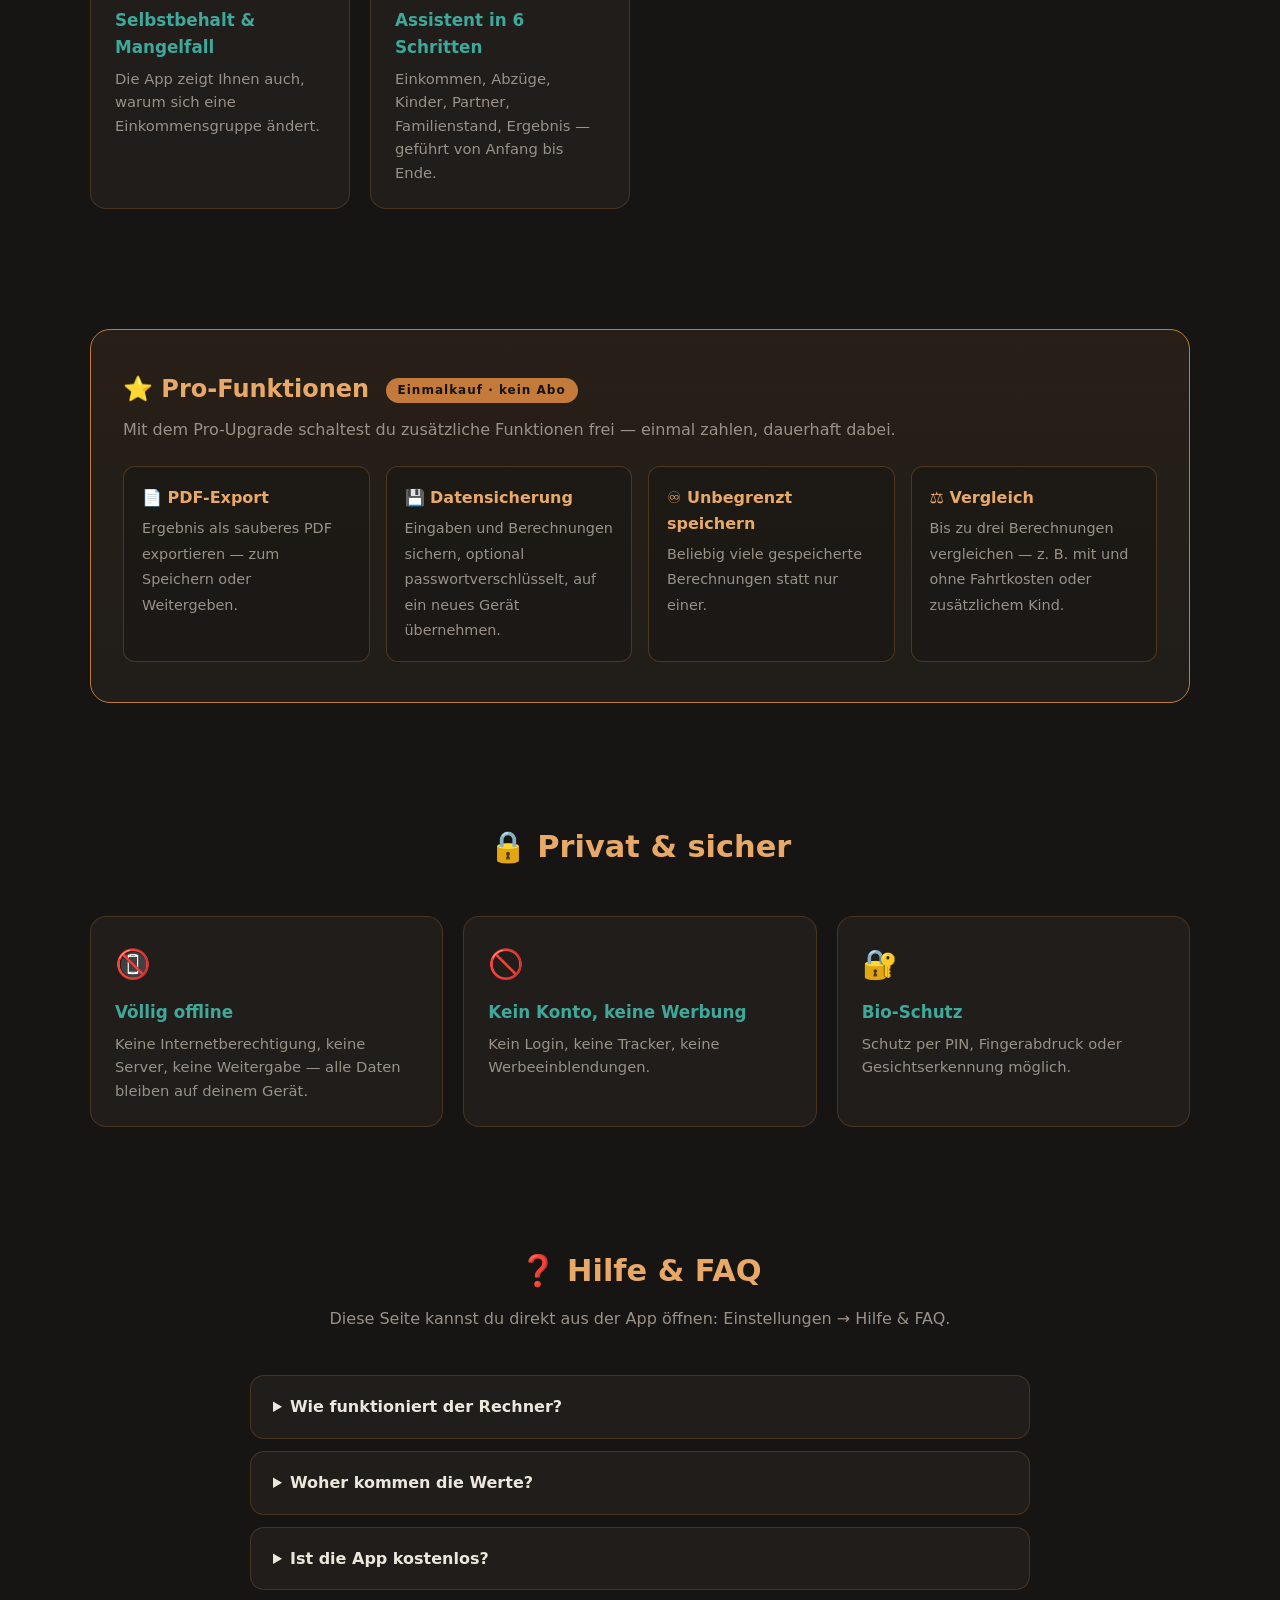
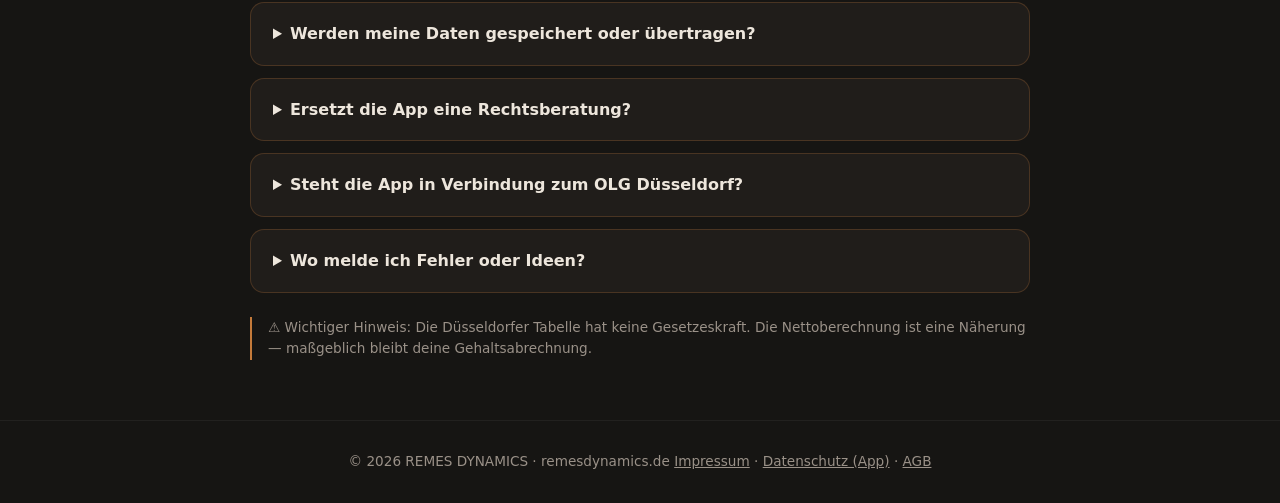
<file: apps/unterhaltsrechner.html>
<!DOCTYPE html>
<html lang="de">
<head>
<meta charset="UTF-8">
<meta name="viewport" content="width=device-width, initial-scale=1.0">
<title>Unterhaltsrechner — REMES DYNAMICS</title>
<link rel="icon" href="../logo.png" type="image/png">
<style>
  :root {
    --bg: #161513; --bg2: #1e1c19; --card: #201d1a;
    --teal: #2E8578; --teal-bright: #3FA89A;
    --copper: #C47A3A; --copper-light: #E8A968;
    --text: #EDE6DC; --muted: #9A9188;
    --line: rgba(196,122,58,.25);
  }
  * { margin:0; padding:0; box-sizing:border-box; }
  body { font-family:'Segoe UI', system-ui, sans-serif; background:var(--bg); color:var(--text); line-height:1.6; }
  nav { position:sticky; top:0; z-index:100; display:flex; align-items:center; justify-content:space-between;
    padding:14px 6vw; background:rgba(22,21,19,.85); backdrop-filter:blur(10px); border-bottom:1px solid var(--line); }
  nav img { height:44px; border-radius:8px; }
  nav .brand { display:flex; align-items:center; gap:12px; }
  nav .brand span { font-weight:700; letter-spacing:2px; color:var(--copper-light); }
  nav .links { display:flex; gap:28px; font-size:.95rem; }
  nav .links a { color:var(--muted); text-decoration:none; transition:color .2s; }
  nav .links a:hover { color:var(--teal-bright); }
  nav .links a.active { color:var(--copper-light); }
  .btn { display:inline-block; padding:12px 28px; border-radius:10px; font-weight:600; text-decoration:none; transition:all .25s; }
  .btn-copper { background:var(--copper); color:#161513; box-shadow:0 4px 18px rgba(196,122,58,.35); }
  .btn-copper:hover { background:var(--copper-light); transform:translateY(-2px); }
  .btn-ghost { border:1px solid var(--teal); color:var(--teal-bright); }
  .btn-ghost:hover { background:rgba(46,133,120,.12); }
  section { padding:60px 6vw; }
  .sec-head { text-align:center; margin-bottom:44px; }
  .sec-head h2 { font-size:1.9rem; margin-bottom:10px; }
  .sec-head h2 em { color:var(--copper-light); font-style:normal; }
  .sec-head p { color:var(--muted); }
  .footer-note { text-align:center; color:var(--muted); font-size:.85rem; padding:30px; border-top:1px solid rgba(255,255,255,.05); }
  .footer-note a { color:var(--muted); }

  /* ---------- APP HERO ---------- */
  header.hero {
    display:grid; grid-template-columns:auto 1fr; gap:36px; align-items:center;
    padding:70px 6vw 60px;
    background:
      radial-gradient(ellipse 60% 50% at 75% 30%, rgba(46,133,120,.10), transparent),
      var(--bg);
  }
  .app-icon { width:120px; height:120px; border-radius:28px; overflow:hidden;
    border:1px solid var(--line); box-shadow:0 16px 50px rgba(0,0,0,.5), 0 0 40px rgba(46,133,120,.12); }
  .app-icon img { width:100%; height:100%; display:block; }
  h1.app-title { font-size:clamp(1.9rem,4.5vw,3rem); line-height:1.15; margin-bottom:8px; }
  .app-sub { color:var(--muted); font-size:1.08rem; max-width:560px; margin-bottom:26px; }
  .hero-cta { display:flex; gap:16px; flex-wrap:wrap; }

  /* ---------- PLAY STORE BUTTON ---------- */
  .play-btn {
    display:inline-flex; align-items:center; gap:12px;
    background:#fff; color:#111; border-radius:12px; padding:12px 24px;
    font-weight:700; text-decoration:none; box-shadow:0 6px 24px rgba(0,0,0,.4);
    transition:all .25s;
  }
  .play-btn:hover { transform:translateY(-2px); box-shadow:0 10px 30px rgba(0,0,0,.5); }
  .play-btn .play-ico { font-size:1.5rem; }
  .play-btn small { display:block; font-weight:400; font-size:.72rem; color:#555; }

  /* ---------- SCREENSHOTS ---------- */
  .shots { display:grid; grid-template-columns:repeat(auto-fit,minmax(150px,1fr)); gap:16px; max-width:1100px; margin:0 auto; }
  .shot {
    background:var(--card); border:1px solid var(--line); border-radius:18px;
    overflow:hidden; transition:all .3s; text-align:center;
  }
  .shot:hover { transform:translateY(-5px); border-color:var(--teal); box-shadow:0 14px 40px rgba(0,0,0,.45); }
  .shot img { width:100%; height:auto; display:block; }
  .shot figcaption { padding:10px 8px 12px; color:var(--muted); font-size:.82rem; }
  @media (max-width:820px) {
    .shots { grid-template-columns:repeat(2, 1fr); }
    .shot:nth-child(n+5) { display:none; }
    .shot img { max-height:340px; object-fit:cover; }
  }

  /* ---------- FEATURES ---------- */
  .features { display:grid; grid-template-columns:repeat(auto-fit,minmax(250px,1fr)); gap:20px; max-width:1100px; margin:0 auto; }
  .feature { background:var(--card); border:1px solid var(--line); border-radius:16px; padding:24px; }
  .feature .ico { font-size:1.8rem; margin-bottom:12px; }
  .feature h3 { color:var(--teal-bright); font-size:1.05rem; margin-bottom:6px; }
  .feature p { color:var(--muted); font-size:.92rem; }

  /* ---------- PRO ---------- */
  .pro-box {
    max-width:1100px; margin:0 auto;
    background:linear-gradient(180deg, rgba(196,122,58,.10), var(--card));
    border:1px solid var(--copper); border-radius:20px; padding:40px 32px;
  }
  .pro-box h3 { font-size:1.5rem; margin-bottom:8px; }
  .pro-box h3 em { color:var(--copper-light); font-style:normal; }
  .pro-box .pro-sub { color:var(--muted); margin-bottom:24px; }
  .pro-grid { display:grid; grid-template-columns:repeat(auto-fit,minmax(230px,1fr)); gap:16px; }
  .pro-item { background:rgba(22,21,19,.5); border:1px solid rgba(196,122,58,.3); border-radius:12px; padding:18px; }
  .pro-item b { color:var(--copper-light); display:block; margin-bottom:4px; }
  .pro-item span { color:var(--muted); font-size:.9rem; }
  .pro-badge { display:inline-block; font-size:.75rem; font-weight:700; letter-spacing:1px;
    background:var(--copper); color:#161513; padding:3px 12px; border-radius:99px; margin-left:8px; vertical-align:middle; }

  /* ---------- FAQ / HINWEISE ---------- */
  .faq { max-width:780px; margin:0 auto; }
  details { background:var(--card); border:1px solid var(--line); border-radius:14px; padding:18px 22px; margin-bottom:12px; }
  details summary { cursor:pointer; font-weight:600; color:var(--text); }
  details p { color:var(--muted); margin-top:10px; font-size:.95rem; }
  .legal-note { max-width:780px; margin:24px auto 0; color:var(--muted); font-size:.85rem; border-left:2px solid var(--copper); padding-left:16px; }

  @media (max-width:820px) {
    header.hero { grid-template-columns:1fr; text-align:center; }
    .app-icon { margin:0 auto 20px; }
    .hero-cta { justify-content:center; }
  }
</style>
<link rel="stylesheet" href="../style.css">
</head>
<body>

<nav>
  <a class="brand" href="../index.html" style="text-decoration:none;">
    <img src="../logo.png" alt="REMES DYNAMICS Logo">
    <span>REMES DYNAMICS</span>
  </a>
  <div class="links" id="navlinks">
    <a href="../index.html">🏠 Start</a>
    <a href="../apps.html" class="active">📱 Apps</a>
    <a href="../index.html#kontakt">Kontakt</a>
  </div>
  <button class="burger" id="burger" aria-label="Menü öffnen">
    <span></span><span></span><span></span>
  </button>
</nav>

<header class="hero">
  <div class="app-icon"><img src="grafiken/icon-512.png" alt="Unterhaltsrechner App-Icon"></div>
  <div>
    <h1 class="app-title">Unterhaltsrechner</h1>
    <p class="app-sub">Kindesunterhalt nach der Düsseldorfer Tabelle 2026 berechnen — Schritt für Schritt, ohne Konto und ohne Internetverbindung.</p>
    <div class="hero-cta">
      <!-- Play-Store-Link: NOCH PLATZHALTER — echten Link nach Release eintragen -->
      <a class="play-btn" href="#playstore-platzhalter">
        <span class="play-ico">▶️</span>
        <span>JETZT BEI GOOGLE PLAY<small>Kostenlos herunterladen</small></span>
      </a>
      <a class="btn btn-ghost" href="#hilfe">❓ Hilfe zur App</a>
    </div>
  </div>
</header>

<section id="screenshots">
  <div class="sec-head">
    <h2>Screenshots <em>&amp; Vorschau</em></h2>
    <p>Ein Blick in die App — vom Ergebnis bis zum Vergleich.</p>
  </div>
  <div class="shots">
    <figure class="shot"><img src="img/01-ergebnis.png" alt="Ergebnis" loading="lazy"><figcaption>Ergebnis</figcaption></figure>
    <figure class="shot"><img src="img/03-kinder.png" alt="Kinder" loading="lazy"><figcaption>Kinder</figcaption></figure>
    <figure class="shot"><img src="img/02-herabstufung-kinder.png" alt="Herabstufung" loading="lazy"><figcaption>Herabstufung</figcaption></figure>
    <figure class="shot"><img src="img/04-fahrtkosten.png" alt="Fahrtkosten" loading="lazy"><figcaption>Fahrtkosten</figcaption></figure>
    <figure class="shot"><img src="img/05-gespeichert.png" alt="Gespeichert" loading="lazy"><figcaption>Gespeicherte Berechnungen</figcaption></figure>
    <figure class="shot"><img src="img/06-vergleich.png" alt="Vergleich" loading="lazy"><figcaption>Vergleich</figcaption></figure>
  </div>
</section>

<section id="features">
  <div class="sec-head">
    <h2>Was kann die <em>App?</em></h2>
  </div>
  <div class="features">
    <div class="feature"><div class="ico">🧮</div><h3>Brutto-Netto-Rechnung</h3><p>Lohnsteuer, Soli, Kirchensteuer und Sozialversicherung mit den Werten 2026.</p></div>
    <div class="feature"><div class="ico">📖</div><h3>Düsseldorfer Tabelle 2026</h3><p>Alle 15 Einkommensgruppen und vier Altersstufen, inkl. Herabstufung und Bedarfskontrollbetrag.</p></div>
    <div class="feature"><div class="ico">➖</div><h3>Bereinigtes Einkommen</h3><p>Berufspauschale, Fahrtkosten, Altersvorsorge, Versicherungen, Kredite und einmalige Ausgaben.</p></div>
    <div class="feature"><div class="ico">👶</div><h3>Kinder &amp; Modelle</h3><p>Alter, Wohnort (bei einem Elternteil oder Wechselmodell), Kindergeld, eigenes Einkommen der Kinder.</p></div>
    <div class="feature"><div class="ico">🛡️</div><h3>Selbstbehalt &amp; Mangelfall</h3><p>Die App zeigt Ihnen auch, warum sich eine Einkommensgruppe ändert.</p></div>
    <div class="feature"><div class="ico">👣</div><h3>Assistent in 6 Schritten</h3><p>Einkommen, Abzüge, Kinder, Partner, Familienstand, Ergebnis — geführt von Anfang bis Ende.</p></div>
  </div>
</section>

<section id="pro">
  <div class="pro-box">
    <h3>⭐ <em>Pro-Funktionen</em> <span class="pro-badge">Einmalkauf · kein Abo</span></h3>
    <p class="pro-sub">Mit dem Pro-Upgrade schaltest du zusätzliche Funktionen frei — einmal zahlen, dauerhaft dabei.</p>
    <div class="pro-grid">
      <div class="pro-item"><b>📄 PDF-Export</b><span>Ergebnis als sauberes PDF exportieren — zum Speichern oder Weitergeben.</span></div>
      <div class="pro-item"><b>💾 Datensicherung</b><span>Eingaben und Berechnungen sichern, optional passwortverschlüsselt, auf ein neues Gerät übernehmen.</span></div>
      <div class="pro-item"><b>♾️ Unbegrenzt speichern</b><span>Beliebig viele gespeicherte Berechnungen statt nur einer.</span></div>
      <div class="pro-item"><b>⚖️ Vergleich</b><span>Bis zu drei Berechnungen vergleichen — z.&nbsp;B. mit und ohne Fahrtkosten oder zusätzlichem Kind.</span></div>
    </div>
  </div>
</section>

<section id="sicherheit">
  <div class="sec-head">
    <h2>🔒 <em>Privat &amp; sicher</em></h2>
  </div>
  <div class="features">
    <div class="feature"><div class="ico">📵</div><h3>Völlig offline</h3><p>Keine Internetberechtigung, keine Server, keine Weitergabe — alle Daten bleiben auf deinem Gerät.</p></div>
    <div class="feature"><div class="ico">🚫</div><h3>Kein Konto, keine Werbung</h3><p>Kein Login, keine Tracker, keine Werbeeinblendungen.</p></div>
    <div class="feature"><div class="ico">🔐</div><h3>Bio-Schutz</h3><p>Schutz per PIN, Fingerabdruck oder Gesichtserkennung möglich.</p></div>
  </div>
</section>

<section id="hilfe">
  <div class="sec-head">
    <h2>❓ <em>Hilfe &amp; FAQ</em></h2>
    <p>Diese Seite kannst du direkt aus der App öffnen: Einstellungen → Hilfe &amp; FAQ.</p>
  </div>
  <div class="faq">
    <details><summary>Wie funktioniert der Rechner?</summary>
      <p>Ein Assistent führt in sechs Schritten zum Ergebnis: Einkommen, Abzüge, Kinder, Partner, Familienstand, Ergebnis. Berechnungen kannst du speichern und später vergleichen.</p></details>
    <details><summary>Woher kommen die Werte?</summary>
      <p>Grundlage ist die veröffentlichte Düsseldorfer Tabelle, Stand 01.01.2026, mit allen 15 Einkommensgruppen und vier Altersstufen.</p></details>
    <details><summary>Ist die App kostenlos?</summary>
      <p>Ja: Berechnen, Ergebnis ansehen, eine Berechnung speichern und Sicherungen wiederherstellen sind kostenlos. Pro (Einmalkauf, kein Abo) schaltet PDF-Export, Datensicherung, unbegrenzt Speichern und den Vergleich frei.</p></details>
    <details><summary>Werden meine Daten gespeichert oder übertragen?</summary>
      <p>Nein. Die App hat keine Internetberechtigung — alle Eingaben bleiben ausschließlich auf deinem Gerät. Es gibt kein Konto und keine Tracker. Nur beim Kauf von Pro speichert Google Play zum Nachweis deiner Bestätigungen eine zufällige Kennung und die Fassung der Texte mit dem Kauf, ohne Inhalte deiner Berechnungen. Details: <a href="unterhaltsrechner-datenschutz.html">Datenschutzerklärung der App</a>.</p></details>
    <details><summary>Ersetzt die App eine Rechtsberatung?</summary>
      <p>Nein. Die App ist eine Orientierungshilfe. Die Düsseldorfer Tabelle ist eine Richtlinie ohne Gesetzeskraft — Gerichte und OLG-Leitlinien können abweichen. Bei streitigen Verfahren wende dich an eine Fachanwältin/Fachanwalt für Familienrecht oder das Jugendamt.</p></details>
    <details><summary>Steht die App in Verbindung zum OLG Düsseldorf?</summary>
      <p>Nein. Diese App steht in keiner Verbindung zum Oberlandesgericht Düsseldorf oder zu Behörden.</p></details>
    <details><summary>Wo melde ich Fehler oder Ideen?</summary>
      <p>Schreib einfach an <a href="mailto:support@remesdynamics.de" style="color:var(--teal-bright);">support@remesdynamics.de</a> — Feedback ist immer willkommen.</p></details>
  </div>
  <div class="legal-note">
    ⚠️ Wichtiger Hinweis: Die Düsseldorfer Tabelle hat keine Gesetzeskraft. Die Nettoberechnung ist eine Näherung — maßgeblich bleibt deine Gehaltsabrechnung.
  </div>
</section>

<div class="footer-note">
  <span>© 2026 REMES DYNAMICS · remesdynamics.de</span>
  <span><a href="../impressum.html">Impressum</a> · <a href="unterhaltsrechner-datenschutz.html">Datenschutz (App)</a> · <a href="../agb.html">AGB</a></span>
</div>

<script>
const burger = document.getElementById('burger');
const links = document.getElementById('navlinks');
burger.addEventListener('click', () => {
  burger.classList.toggle('open');
  links.classList.toggle('open');
});
links.querySelectorAll('a').forEach(a => a.addEventListener('click', () => {
  burger.classList.remove('open'); links.classList.remove('open');
}));
</script>
</body>
</html>
</file>
<file: style.css>
/* REMES DYNAMICS – Mobile Nav (Burger) + App-Styles */
/* Burger-Menü: Button nur auf mobil sichtbar */
.burger {
  display: none;
  background: none; border: 1px solid var(--line); border-radius: 8px;
  width: 42px; height: 38px; cursor: pointer;
  flex-direction: column; align-items: center; justify-content: center; gap: 5px;
}
.burger span { display:block; width:20px; height:2px; background:var(--copper-light); transition:all .25s; }
.burger.open span:nth-child(1) { transform: translateY(7px) rotate(45deg); }
.burger.open span:nth-child(2) { opacity:0; }
.burger.open span:nth-child(3) { transform: translateY(-7px) rotate(-45deg); }

@media (max-width: 820px) {
  .burger { display: flex; }
  /* Aufgeklapptes Menü als Dropdown unter der Nav */
  nav .links {
    display: none;
    position: absolute; top: 100%; left: 0; right: 0;
    flex-direction: column; gap: 0;
    background: rgba(22,21,19,.97); backdrop-filter: blur(10px);
    border-bottom: 1px solid var(--line);
    padding: 8px 6vw 16px;
  }
  nav .links.open { display: flex; }
  nav .links a { padding: 12px 4px; border-bottom: 1px solid rgba(255,255,255,.05); font-size: 1.05rem; }
  nav .links a:last-child { border-bottom: none; }
}

/* ---------- APPS SEITE ---------- */
.apps-head { padding: 60px 6vw 30px; text-align: center; }
.apps-head h1 { font-size: clamp(1.8rem, 4vw, 2.6rem); margin-bottom: 12px; }
.apps-head p { color: var(--muted); max-width: 640px; margin: 0 auto; }

.apps-grid {
  display: grid; grid-template-columns: repeat(auto-fit, minmax(260px, 1fr));
  gap: 24px; max-width: 1100px; margin: 0 auto; padding: 20px 6vw 70px;
}
.app-card {
  background: var(--card); border: 1px solid var(--line); border-radius: 18px;
  padding: 30px 26px; text-align: center; text-decoration: none; color: var(--text);
  transition: all .3s; display: block;
}
.app-card:hover { transform: translateY(-6px); border-color: var(--teal);
  box-shadow: 0 14px 40px rgba(0,0,0,.45), 0 0 30px rgba(46,133,120,.12); }
.app-card .app-ico {
  width: 84px; height: 84px; border-radius: 20px; margin: 0 auto 18px;
  display: grid; place-items: center; font-size: 2.4rem;
  background: linear-gradient(135deg, rgba(46,133,120,.25), rgba(196,122,58,.25));
  border: 1px solid var(--line);
}
.app-card h3 { color: var(--teal-bright); margin-bottom: 8px; }
.app-card p { color: var(--muted); font-size: .95rem; margin-bottom: 18px; }
.app-card .app-badge {
  display: inline-block; font-size: .8rem; padding: 4px 12px; border-radius: 99px;
  border: 1px solid var(--copper); color: var(--copper-light); margin-bottom: 16px;
}
.app-card .open-link { color: var(--copper-light); font-weight: 600; font-size: .9rem; }
</file>
